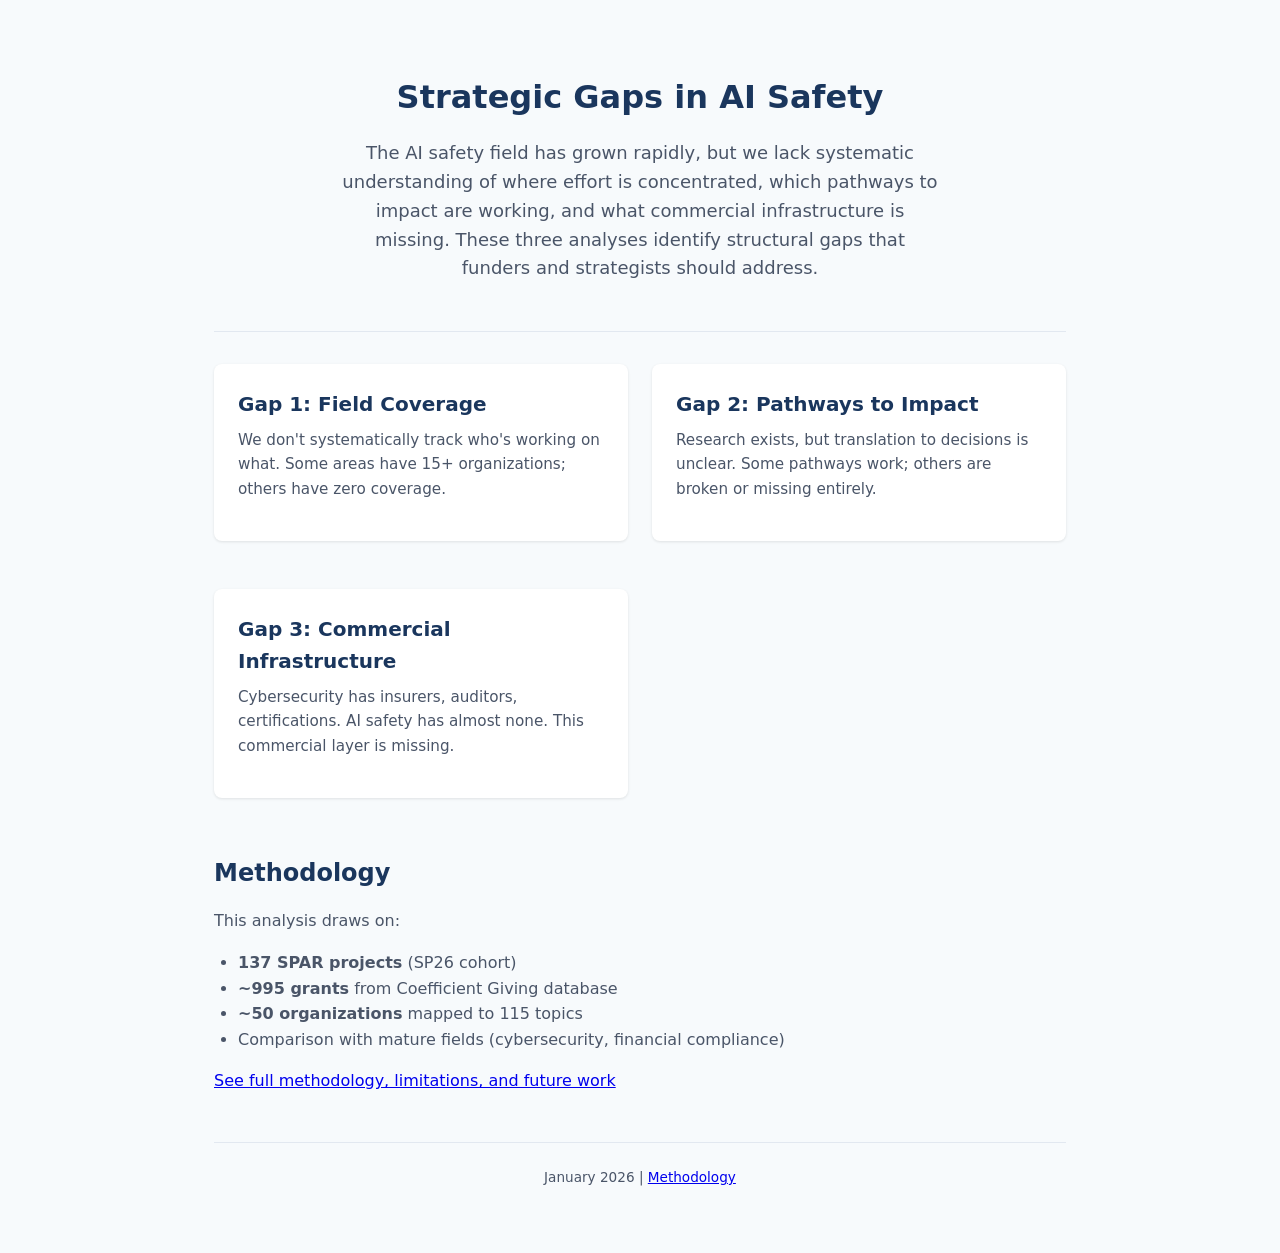
<file: index.html>
<!DOCTYPE html>
<html lang="en">
<head>
  <meta charset="UTF-8">
  <meta name="viewport" content="width=device-width, initial-scale=1.0">
  <meta name="robots" content="noindex, nofollow">
  <title>Strategic Gaps in AI Safety</title>
  <link rel="stylesheet" href="shared/style.css">
</head>
<body>
  <div class="container">
    <header class="page-header">
      <h1>Strategic Gaps in AI Safety</h1>
      <p>The AI safety field has grown rapidly, but we lack systematic understanding of where effort is concentrated, which pathways to impact are working, and what commercial infrastructure is missing. These three analyses identify structural gaps that funders and strategists should address.</p>
    </header>

    <div class="card-grid">
      <a href="gap1-coverage/index.html" class="card-link">
        <div class="card">
          <h3 class="card-title">Gap 1: Field Coverage</h3>
          <p class="card-desc">We don't systematically track who's working on what. Some areas have 15+ organizations; others have zero coverage.</p>
        </div>
      </a>

      <a href="gap2-pathways/index.html" class="card-link">
        <div class="card">
          <h3 class="card-title">Gap 2: Pathways to Impact</h3>
          <p class="card-desc">Research exists, but translation to decisions is unclear. Some pathways work; others are broken or missing entirely.</p>
        </div>
      </a>

      <a href="gap3-corporate/index.html" class="card-link">
        <div class="card">
          <h3 class="card-title">Gap 3: Commercial Infrastructure</h3>
          <p class="card-desc">Cybersecurity has insurers, auditors, certifications. AI safety has almost none. This commercial layer is missing.</p>
        </div>
      </a>
    </div>

    <section>
      <h2>Methodology</h2>
      <p>This analysis draws on:</p>
      <ul style="margin-left: 1.5rem; color: var(--color-text-light);">
        <li><strong>137 SPAR projects</strong> (SP26 cohort)</li>
        <li><strong>~995 grants</strong> from Coefficient Giving database</li>
        <li><strong>~50 organizations</strong> mapped to 115 topics</li>
        <li>Comparison with mature fields (cybersecurity, financial compliance)</li>
      </ul>
      <p style="margin-top: var(--space-md);"><a href="about.html">See full methodology, limitations, and future work</a></p>
    </section>

    <footer>
      <p>January 2026 | <a href="about.html">Methodology</a></p>
    </footer>
  </div>
</body>
</html>
</file>
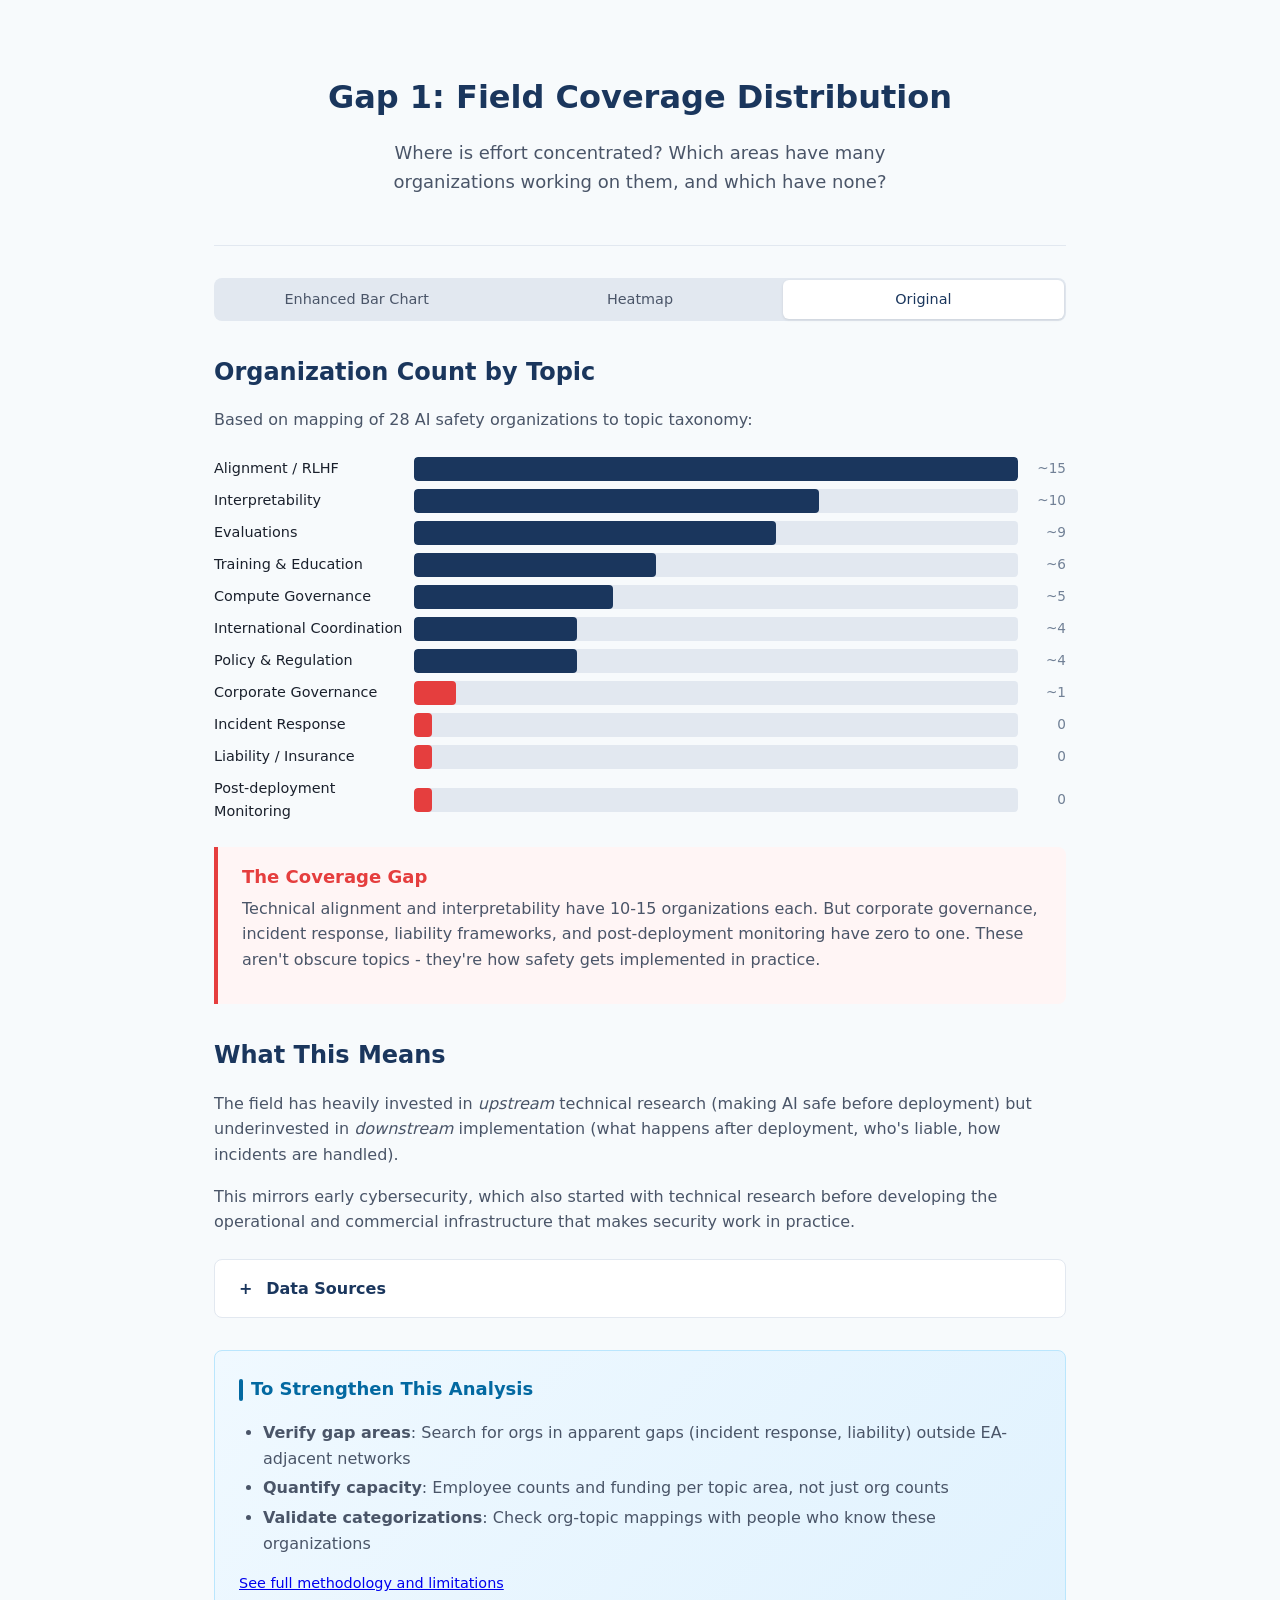
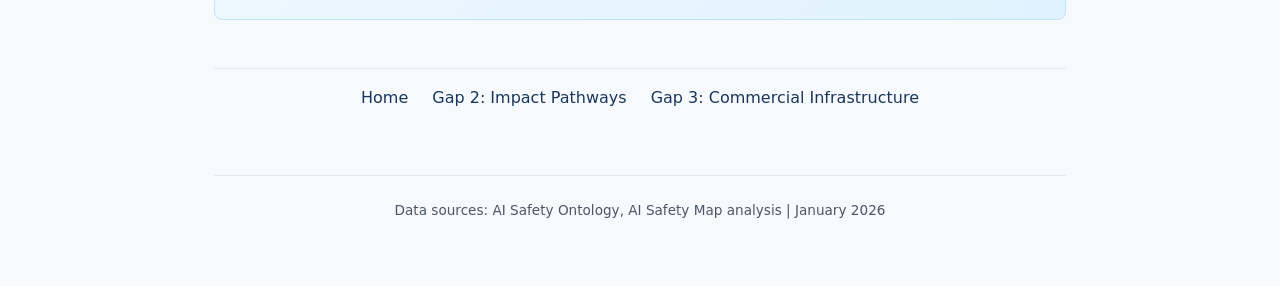
<file: gap1-coverage/index.html>
<!DOCTYPE html>
<html lang="en">
<head>
  <meta charset="UTF-8">
  <meta name="viewport" content="width=device-width, initial-scale=1.0">
  <meta name="robots" content="noindex, nofollow">
  <title>Gap 1: Field Coverage | AI Safety Gaps</title>
  <link rel="stylesheet" href="../shared/style.css">
</head>
<body>
  <div class="container">
    <header class="page-header">
      <h1>Gap 1: Field Coverage Distribution</h1>
      <p>Where is effort concentrated? Which areas have many organizations working on them, and which have none?</p>
    </header>

    <!-- View Tabs -->
    <div class="view-tabs">
      <a href="enhanced.html" class="view-tab">Enhanced Bar Chart</a>
      <a href="heatmap.html" class="view-tab">Heatmap</a>
      <a href="index.html" class="view-tab active">Original</a>
    </div>

    <section>
      <h2>Organization Count by Topic</h2>
      <p>Based on mapping of 28 AI safety organizations to topic taxonomy:</p>

      <div class="bar-chart">
        <div class="bar-row">
          <span class="bar-label">Alignment / RLHF</span>
          <div class="bar-container">
            <div class="bar-fill" style="width: 100%;"></div>
          </div>
          <span class="bar-value">~15</span>
        </div>
        <div class="bar-row">
          <span class="bar-label">Interpretability</span>
          <div class="bar-container">
            <div class="bar-fill" style="width: 67%;"></div>
          </div>
          <span class="bar-value">~10</span>
        </div>
        <div class="bar-row">
          <span class="bar-label">Evaluations</span>
          <div class="bar-container">
            <div class="bar-fill" style="width: 60%;"></div>
          </div>
          <span class="bar-value">~9</span>
        </div>
        <div class="bar-row">
          <span class="bar-label">Training & Education</span>
          <div class="bar-container">
            <div class="bar-fill" style="width: 40%;"></div>
          </div>
          <span class="bar-value">~6</span>
        </div>
        <div class="bar-row">
          <span class="bar-label">Compute Governance</span>
          <div class="bar-container">
            <div class="bar-fill" style="width: 33%;"></div>
          </div>
          <span class="bar-value">~5</span>
        </div>
        <div class="bar-row">
          <span class="bar-label">International Coordination</span>
          <div class="bar-container">
            <div class="bar-fill" style="width: 27%;"></div>
          </div>
          <span class="bar-value">~4</span>
        </div>
        <div class="bar-row">
          <span class="bar-label">Policy & Regulation</span>
          <div class="bar-container">
            <div class="bar-fill" style="width: 27%;"></div>
          </div>
          <span class="bar-value">~4</span>
        </div>
        <div class="bar-row">
          <span class="bar-label">Corporate Governance</span>
          <div class="bar-container">
            <div class="bar-fill gap" style="width: 7%;"></div>
          </div>
          <span class="bar-value">~1</span>
        </div>
        <div class="bar-row">
          <span class="bar-label">Incident Response</span>
          <div class="bar-container">
            <div class="bar-fill gap" style="width: 3%;"></div>
          </div>
          <span class="bar-value">0</span>
        </div>
        <div class="bar-row">
          <span class="bar-label">Liability / Insurance</span>
          <div class="bar-container">
            <div class="bar-fill gap" style="width: 3%;"></div>
          </div>
          <span class="bar-value">0</span>
        </div>
        <div class="bar-row">
          <span class="bar-label">Post-deployment Monitoring</span>
          <div class="bar-container">
            <div class="bar-fill gap" style="width: 3%;"></div>
          </div>
          <span class="bar-value">0</span>
        </div>
      </div>
    </section>

    <div class="gap-callout">
      <h3>The Coverage Gap</h3>
      <p>Technical alignment and interpretability have 10-15 organizations each. But corporate governance, incident response, liability frameworks, and post-deployment monitoring have zero to one. These aren't obscure topics - they're how safety gets implemented in practice.</p>
    </div>

    <section>
      <h2>What This Means</h2>
      <p>The field has heavily invested in <em>upstream</em> technical research (making AI safe before deployment) but underinvested in <em>downstream</em> implementation (what happens after deployment, who's liable, how incidents are handled).</p>
      <p>This mirrors early cybersecurity, which also started with technical research before developing the operational and commercial infrastructure that makes security work in practice.</p>
    </section>

    <!-- Source Panel -->
    <details class="source-panel">
      <summary>Data Sources</summary>
      <div class="source-panel-content">
        <ul class="source-list">
          <li class="source-item">
            <span class="source-level source-level-inferred">Inferred</span>
            <div class="source-details">
              <div class="source-name">Organization Mapping (Manual)</div>
              <div class="source-meta">~50 orgs mapped to topics | Jan 2026</div>
            </div>
          </li>
          <li class="source-item">
            <span class="source-level source-level-verified">Verified</span>
            <div class="source-details">
              <div class="source-name">SPAR SP26 Projects</div>
              <div class="source-meta"><a href="https://sparai.org/projects/sp26/" class="source-link">137 projects</a> | Jan 2026</div>
            </div>
          </li>
          <li class="source-item">
            <span class="source-level source-level-verified">Verified</span>
            <div class="source-details">
              <div class="source-name">Coefficient Giving Grants</div>
              <div class="source-meta"><a href="https://coefficientgiving.org/grants/" class="source-link">~995 grants</a> | Jan 2026</div>
            </div>
          </li>
        </ul>
        <div class="source-legend">
          <span class="source-legend-item"><span class="source-level source-level-verified" style="font-size:0.65rem;">Verified</span> Cross-referenced</span>
          <span class="source-legend-item"><span class="source-level source-level-inferred" style="font-size:0.65rem;">Inferred</span> Single source (~)</span>
        </div>
      </div>
    </details>

    <!-- Future Work -->
    <div class="future-work">
      <h3>To Strengthen This Analysis</h3>
      <ul>
        <li><strong>Verify gap areas</strong>: Search for orgs in apparent gaps (incident response, liability) outside EA-adjacent networks</li>
        <li><strong>Quantify capacity</strong>: Employee counts and funding per topic area, not just org counts</li>
        <li><strong>Validate categorizations</strong>: Check org-topic mappings with people who know these organizations</li>
      </ul>
      <p style="margin-top: var(--space-md); margin-bottom: 0;">
        <a href="../about.html">See full methodology and limitations</a>
      </p>
    </div>

    <nav>
      <a href="../index.html">Home</a>
      <a href="../gap2-pathways/index.html">Gap 2: Impact Pathways</a>
      <a href="../gap3-corporate/index.html">Gap 3: Commercial Infrastructure</a>
    </nav>

    <footer>
      <p>Data sources: AI Safety Ontology, AI Safety Map analysis | January 2026</p>
    </footer>
  </div>
</body>
</html>
</file>
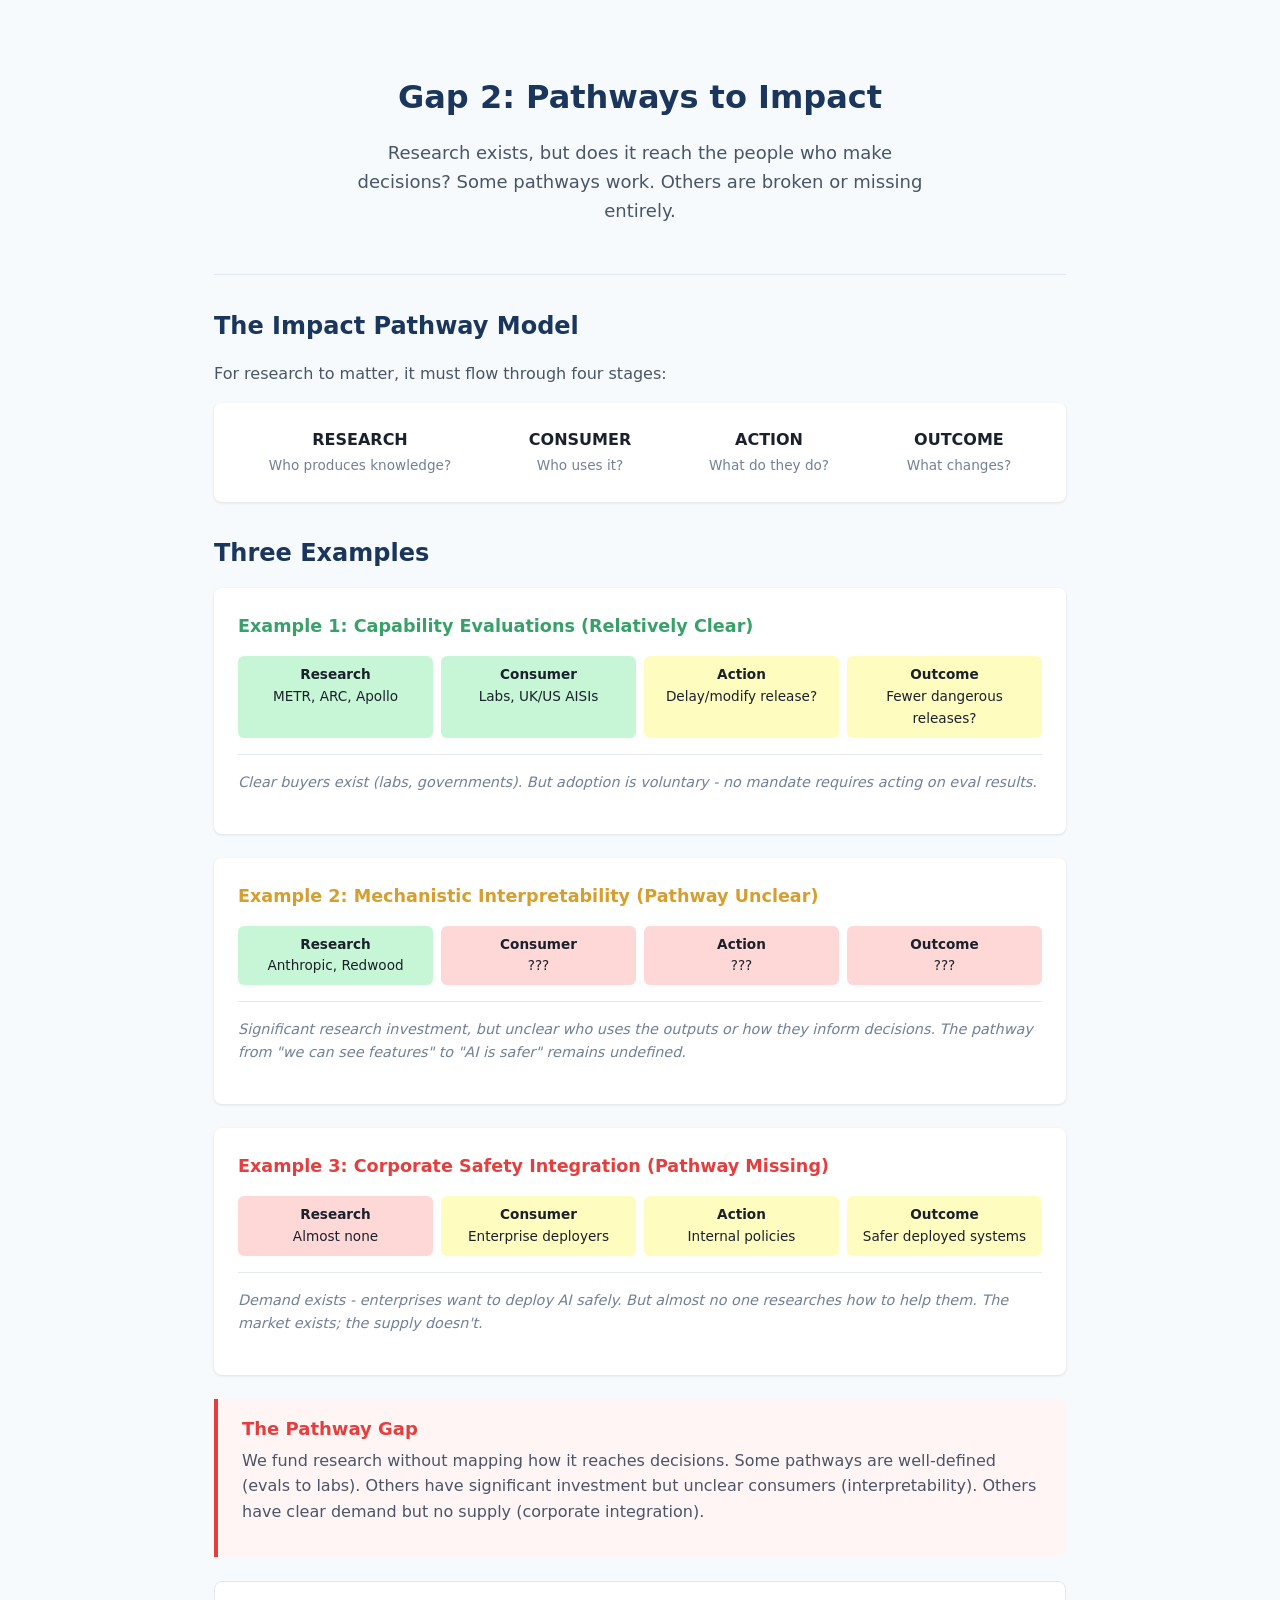
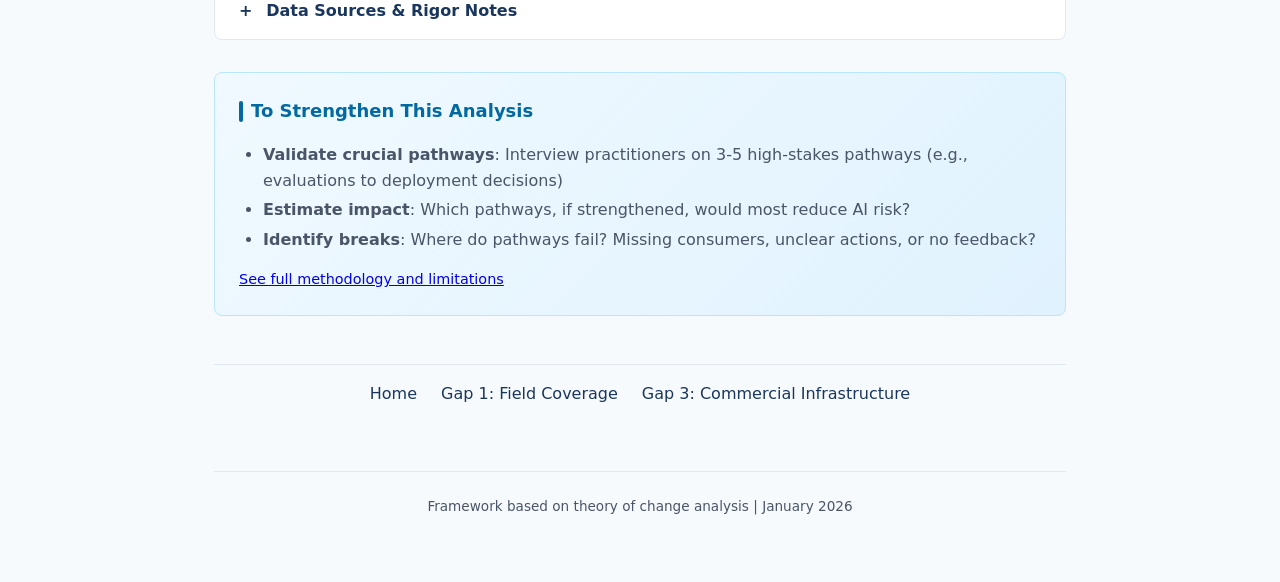
<file: gap2-pathways/index.html>
<!DOCTYPE html>
<html lang="en">
<head>
  <meta charset="UTF-8">
  <meta name="viewport" content="width=device-width, initial-scale=1.0">
  <meta name="robots" content="noindex, nofollow">
  <title>Gap 2: Pathways to Impact | AI Safety Gaps</title>
  <link rel="stylesheet" href="../shared/style.css">
</head>
<body>
  <div class="container">
    <header class="page-header">
      <h1>Gap 2: Pathways to Impact</h1>
      <p>Research exists, but does it reach the people who make decisions? Some pathways work. Others are broken or missing entirely.</p>
    </header>

    <section>
      <h2>The Impact Pathway Model</h2>
      <p>For research to matter, it must flow through four stages:</p>
      <div class="card" style="text-align: center;">
        <div style="display: flex; justify-content: space-around; flex-wrap: wrap; gap: 1rem;">
          <div><strong>RESEARCH</strong><br><span style="color: var(--color-muted); font-size: 0.85rem;">Who produces knowledge?</span></div>
          <div><strong>CONSUMER</strong><br><span style="color: var(--color-muted); font-size: 0.85rem;">Who uses it?</span></div>
          <div><strong>ACTION</strong><br><span style="color: var(--color-muted); font-size: 0.85rem;">What do they do?</span></div>
          <div><strong>OUTCOME</strong><br><span style="color: var(--color-muted); font-size: 0.85rem;">What changes?</span></div>
        </div>
      </div>
    </section>

    <section>
      <h2>Three Examples</h2>

      <div class="pathway">
        <h3 class="pathway-title" style="color: var(--color-success);">Example 1: Capability Evaluations (Relatively Clear)</h3>
        <div class="pathway-stages">
          <div class="pathway-stage" style="background: #c6f6d5;">
            <strong>Research</strong><br>
            METR, ARC, Apollo
          </div>
          <div class="pathway-stage" style="background: #c6f6d5;">
            <strong>Consumer</strong><br>
            Labs, UK/US AISIs
          </div>
          <div class="pathway-stage" style="background: #fefcbf;">
            <strong>Action</strong><br>
            Delay/modify release?
          </div>
          <div class="pathway-stage" style="background: #fefcbf;">
            <strong>Outcome</strong><br>
            Fewer dangerous releases?
          </div>
        </div>
        <p class="pathway-note">Clear buyers exist (labs, governments). But adoption is voluntary - no mandate requires acting on eval results.</p>
      </div>

      <div class="pathway">
        <h3 class="pathway-title" style="color: var(--color-warning);">Example 2: Mechanistic Interpretability (Pathway Unclear)</h3>
        <div class="pathway-stages">
          <div class="pathway-stage" style="background: #c6f6d5;">
            <strong>Research</strong><br>
            Anthropic, Redwood
          </div>
          <div class="pathway-stage" style="background: #fed7d7;">
            <strong>Consumer</strong><br>
            ???
          </div>
          <div class="pathway-stage" style="background: #fed7d7;">
            <strong>Action</strong><br>
            ???
          </div>
          <div class="pathway-stage" style="background: #fed7d7;">
            <strong>Outcome</strong><br>
            ???
          </div>
        </div>
        <p class="pathway-note">Significant research investment, but unclear who uses the outputs or how they inform decisions. The pathway from "we can see features" to "AI is safer" remains undefined.</p>
      </div>

      <div class="pathway">
        <h3 class="pathway-title" style="color: var(--color-accent);">Example 3: Corporate Safety Integration (Pathway Missing)</h3>
        <div class="pathway-stages">
          <div class="pathway-stage" style="background: #fed7d7;">
            <strong>Research</strong><br>
            Almost none
          </div>
          <div class="pathway-stage" style="background: #fefcbf;">
            <strong>Consumer</strong><br>
            Enterprise deployers
          </div>
          <div class="pathway-stage" style="background: #fefcbf;">
            <strong>Action</strong><br>
            Internal policies
          </div>
          <div class="pathway-stage" style="background: #fefcbf;">
            <strong>Outcome</strong><br>
            Safer deployed systems
          </div>
        </div>
        <p class="pathway-note">Demand exists - enterprises want to deploy AI safely. But almost no one researches how to help them. The market exists; the supply doesn't.</p>
      </div>
    </section>

    <div class="gap-callout">
      <h3>The Pathway Gap</h3>
      <p>We fund research without mapping how it reaches decisions. Some pathways are well-defined (evals to labs). Others have significant investment but unclear consumers (interpretability). Others have clear demand but no supply (corporate integration).</p>
    </div>

    <!-- Source Panel -->
    <details class="source-panel">
      <summary>Data Sources & Rigor Notes</summary>
      <div class="source-panel-content">
        <ul class="source-list">
          <li class="source-item">
            <span class="source-level source-level-inferred">Inferred</span>
            <div class="source-details">
              <div class="source-name">Pathway Status Assessments</div>
              <div class="source-meta">Author inference from public relationships | Not validated with practitioners</div>
            </div>
          </li>
          <li class="source-item">
            <span class="source-level source-level-verified">Verified</span>
            <div class="source-details">
              <div class="source-name">Organization Relationships</div>
              <div class="source-meta">METR/ARC work with AISI documented publicly | Lab safety team existence verified</div>
            </div>
          </li>
        </ul>
        <div style="margin-top: var(--space-md); padding: var(--space-sm); background: #fffbeb; border-radius: 4px; font-size: 0.85rem;">
          <strong>Rigor limitation:</strong> Pathway status is inferred from public information. Actual influence flows may differ significantly from what's visible. Informal conversations, advisory relationships, and non-public partnerships are not captured.
        </div>
      </div>
    </details>

    <!-- Future Work -->
    <div class="future-work">
      <h3>To Strengthen This Analysis</h3>
      <ul>
        <li><strong>Validate crucial pathways</strong>: Interview practitioners on 3-5 high-stakes pathways (e.g., evaluations to deployment decisions)</li>
        <li><strong>Estimate impact</strong>: Which pathways, if strengthened, would most reduce AI risk?</li>
        <li><strong>Identify breaks</strong>: Where do pathways fail? Missing consumers, unclear actions, or no feedback?</li>
      </ul>
      <p style="margin-top: var(--space-md); margin-bottom: 0;">
        <a href="../about.html">See full methodology and limitations</a>
      </p>
    </div>

    <nav>
      <a href="../index.html">Home</a>
      <a href="../gap1-coverage/index.html">Gap 1: Field Coverage</a>
      <a href="../gap3-corporate/index.html">Gap 3: Commercial Infrastructure</a>
    </nav>

    <footer>
      <p>Framework based on theory of change analysis | January 2026</p>
    </footer>
  </div>
</body>
</html>
</file>
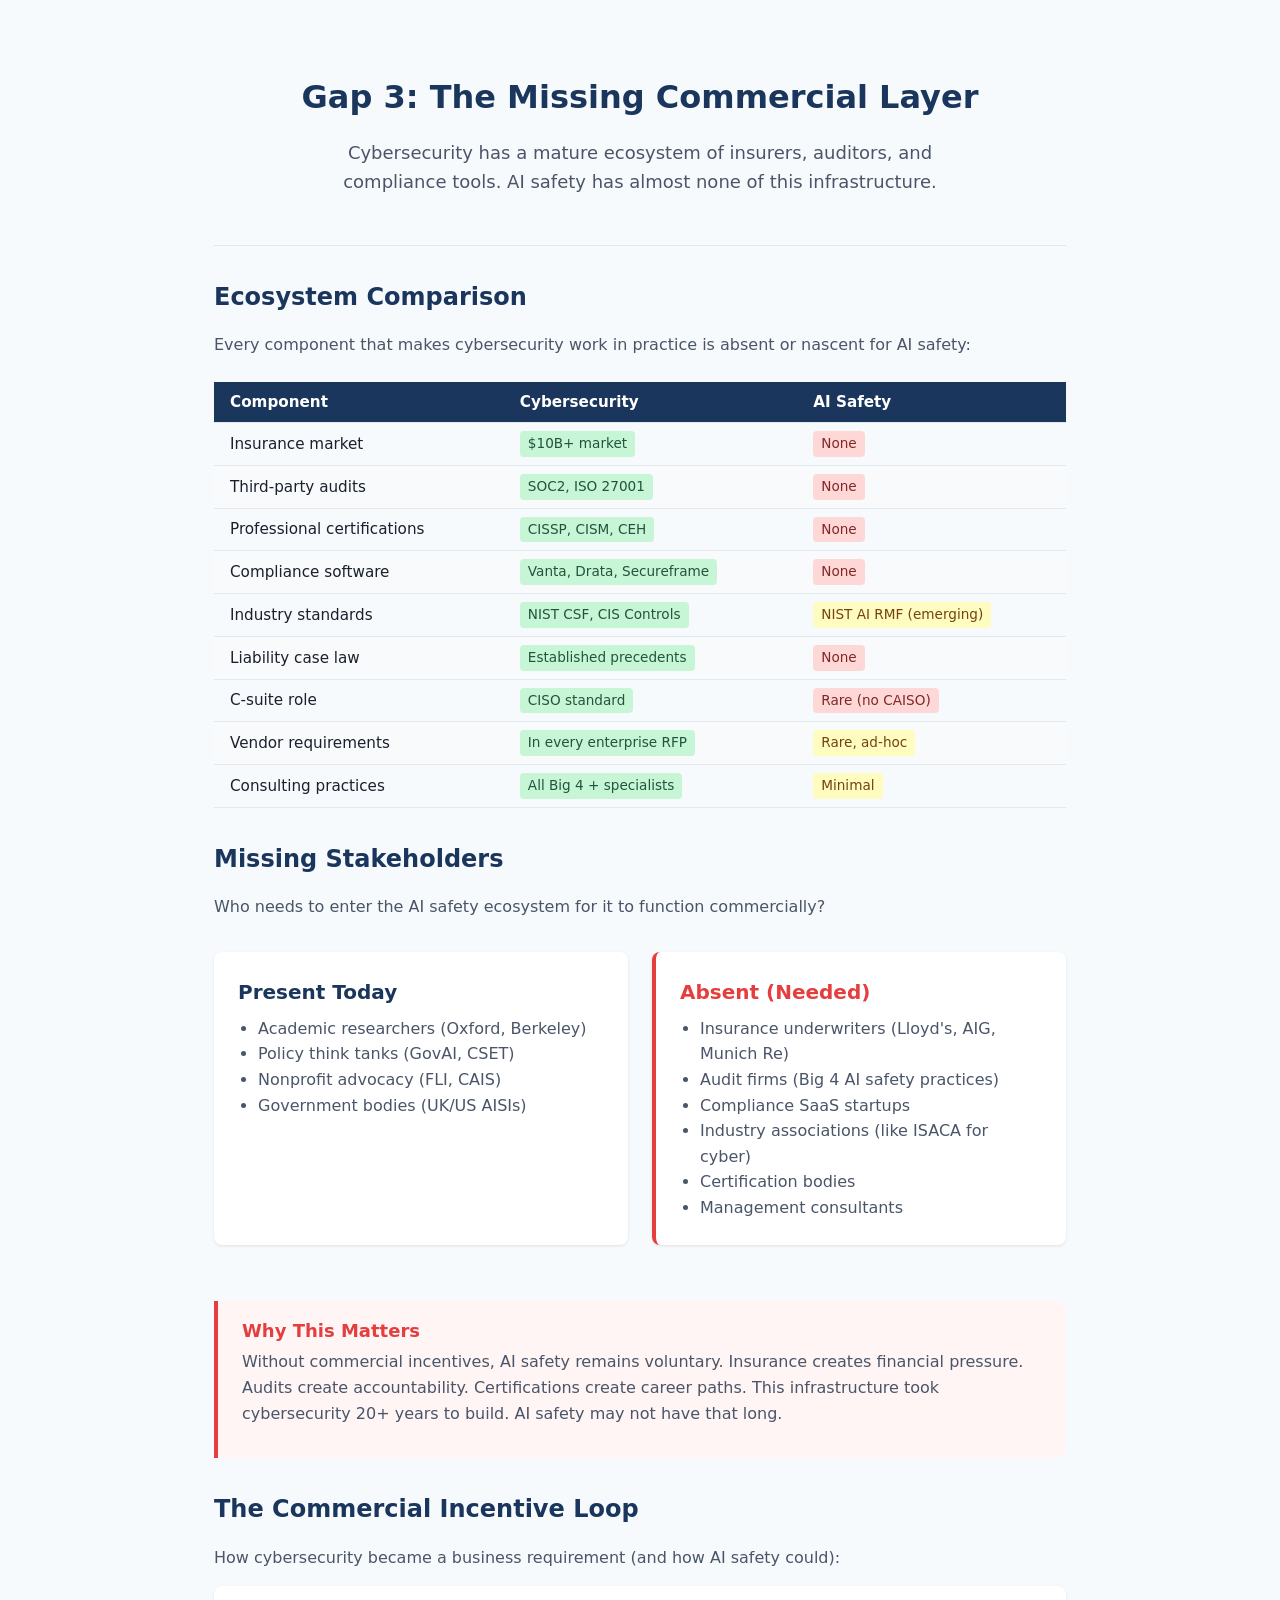
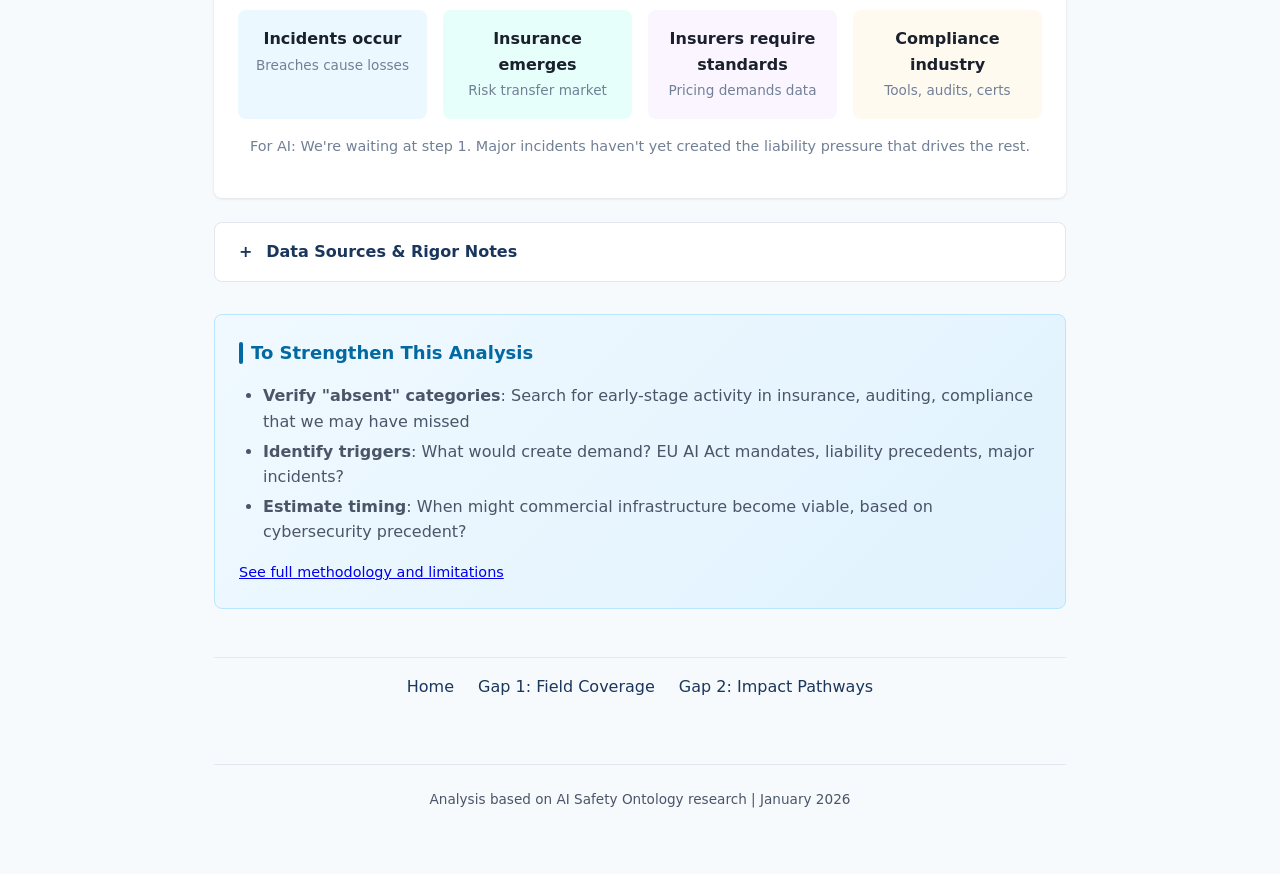
<file: gap3-corporate/index.html>
<!DOCTYPE html>
<html lang="en">
<head>
  <meta charset="UTF-8">
  <meta name="viewport" content="width=device-width, initial-scale=1.0">
  <meta name="robots" content="noindex, nofollow">
  <title>Gap 3: Corporate/Insurance Ecosystem | AI Safety Gaps</title>
  <link rel="stylesheet" href="../shared/style.css">
</head>
<body>
  <div class="container">
    <header class="page-header">
      <h1>Gap 3: The Missing Commercial Layer</h1>
      <p>Cybersecurity has a mature ecosystem of insurers, auditors, and compliance tools. AI safety has almost none of this infrastructure.</p>
    </header>

    <section>
      <h2>Ecosystem Comparison</h2>
      <p>Every component that makes cybersecurity work in practice is absent or nascent for AI safety:</p>

      <table>
        <thead>
          <tr>
            <th>Component</th>
            <th>Cybersecurity</th>
            <th>AI Safety</th>
          </tr>
        </thead>
        <tbody>
          <tr>
            <td>Insurance market</td>
            <td><span class="status status-present">$10B+ market</span></td>
            <td><span class="status status-absent">None</span></td>
          </tr>
          <tr>
            <td>Third-party audits</td>
            <td><span class="status status-present">SOC2, ISO 27001</span></td>
            <td><span class="status status-absent">None</span></td>
          </tr>
          <tr>
            <td>Professional certifications</td>
            <td><span class="status status-present">CISSP, CISM, CEH</span></td>
            <td><span class="status status-absent">None</span></td>
          </tr>
          <tr>
            <td>Compliance software</td>
            <td><span class="status status-present">Vanta, Drata, Secureframe</span></td>
            <td><span class="status status-absent">None</span></td>
          </tr>
          <tr>
            <td>Industry standards</td>
            <td><span class="status status-present">NIST CSF, CIS Controls</span></td>
            <td><span class="status status-partial">NIST AI RMF (emerging)</span></td>
          </tr>
          <tr>
            <td>Liability case law</td>
            <td><span class="status status-present">Established precedents</span></td>
            <td><span class="status status-absent">None</span></td>
          </tr>
          <tr>
            <td>C-suite role</td>
            <td><span class="status status-present">CISO standard</span></td>
            <td><span class="status status-absent">Rare (no CAISO)</span></td>
          </tr>
          <tr>
            <td>Vendor requirements</td>
            <td><span class="status status-present">In every enterprise RFP</span></td>
            <td><span class="status status-partial">Rare, ad-hoc</span></td>
          </tr>
          <tr>
            <td>Consulting practices</td>
            <td><span class="status status-present">All Big 4 + specialists</span></td>
            <td><span class="status status-partial">Minimal</span></td>
          </tr>
        </tbody>
      </table>
    </section>

    <section>
      <h2>Missing Stakeholders</h2>
      <p>Who needs to enter the AI safety ecosystem for it to function commercially?</p>

      <div class="card-grid">
        <div class="card">
          <h3 class="card-title">Present Today</h3>
          <ul style="margin-left: 1.25rem; color: var(--color-text-light);">
            <li>Academic researchers (Oxford, Berkeley)</li>
            <li>Policy think tanks (GovAI, CSET)</li>
            <li>Nonprofit advocacy (FLI, CAIS)</li>
            <li>Government bodies (UK/US AISIs)</li>
          </ul>
        </div>
        <div class="card" style="border-left: 4px solid var(--color-accent);">
          <h3 class="card-title" style="color: var(--color-accent);">Absent (Needed)</h3>
          <ul style="margin-left: 1.25rem; color: var(--color-text-light);">
            <li>Insurance underwriters (Lloyd's, AIG, Munich Re)</li>
            <li>Audit firms (Big 4 AI safety practices)</li>
            <li>Compliance SaaS startups</li>
            <li>Industry associations (like ISACA for cyber)</li>
            <li>Certification bodies</li>
            <li>Management consultants</li>
          </ul>
        </div>
      </div>
    </section>

    <div class="gap-callout">
      <h3>Why This Matters</h3>
      <p>Without commercial incentives, AI safety remains voluntary. Insurance creates financial pressure. Audits create accountability. Certifications create career paths. This infrastructure took cybersecurity 20+ years to build. AI safety may not have that long.</p>
    </div>

    <section>
      <h2>The Commercial Incentive Loop</h2>
      <p>How cybersecurity became a business requirement (and how AI safety could):</p>

      <div class="card">
        <div style="display: flex; flex-wrap: wrap; justify-content: center; gap: 1rem; text-align: center;">
          <div style="flex: 1; min-width: 150px; padding: 1rem; background: #ebf8ff; border-radius: 8px;">
            <strong>Incidents occur</strong><br>
            <span style="font-size: 0.85rem; color: var(--color-muted);">Breaches cause losses</span>
          </div>
          <div style="flex: 1; min-width: 150px; padding: 1rem; background: #e6fffa; border-radius: 8px;">
            <strong>Insurance emerges</strong><br>
            <span style="font-size: 0.85rem; color: var(--color-muted);">Risk transfer market</span>
          </div>
          <div style="flex: 1; min-width: 150px; padding: 1rem; background: #faf5ff; border-radius: 8px;">
            <strong>Insurers require standards</strong><br>
            <span style="font-size: 0.85rem; color: var(--color-muted);">Pricing demands data</span>
          </div>
          <div style="flex: 1; min-width: 150px; padding: 1rem; background: #fffaf0; border-radius: 8px;">
            <strong>Compliance industry</strong><br>
            <span style="font-size: 0.85rem; color: var(--color-muted);">Tools, audits, certs</span>
          </div>
        </div>
        <p style="margin-top: 1rem; text-align: center; font-size: 0.9rem; color: var(--color-muted);">
          For AI: We're waiting at step 1. Major incidents haven't yet created the liability pressure that drives the rest.
        </p>
      </div>
    </section>

    <!-- Source Panel -->
    <details class="source-panel">
      <summary>Data Sources & Rigor Notes</summary>
      <div class="source-panel-content">
        <ul class="source-list">
          <li class="source-item">
            <span class="source-level source-level-inferred">Inferred</span>
            <div class="source-details">
              <div class="source-name">Cybersecurity Market Data</div>
              <div class="source-meta">Public market estimates | Insurance market size widely cited</div>
            </div>
          </li>
          <li class="source-item">
            <span class="source-level source-level-inferred">Inferred</span>
            <div class="source-details">
              <div class="source-name">AI Safety Stakeholder Assessment</div>
              <div class="source-meta">Author observation | Not systematically verified</div>
            </div>
          </li>
          <li class="source-item">
            <span class="source-level source-level-verified">Verified</span>
            <div class="source-details">
              <div class="source-name">Existing Standards</div>
              <div class="source-meta">NIST AI RMF, ISO 27001, SOC2 publicly documented</div>
            </div>
          </li>
        </ul>
        <div style="margin-top: var(--space-md); padding: var(--space-sm); background: #fffbeb; border-radius: 4px; font-size: 0.85rem;">
          <strong>Rigor limitation:</strong> "Absent" status based on not finding examples, not proving absence. We may be missing commercial activity under different names or in early stealth stages.
        </div>
      </div>
    </details>

    <!-- Future Work -->
    <div class="future-work">
      <h3>To Strengthen This Analysis</h3>
      <ul>
        <li><strong>Verify "absent" categories</strong>: Search for early-stage activity in insurance, auditing, compliance that we may have missed</li>
        <li><strong>Identify triggers</strong>: What would create demand? EU AI Act mandates, liability precedents, major incidents?</li>
        <li><strong>Estimate timing</strong>: When might commercial infrastructure become viable, based on cybersecurity precedent?</li>
      </ul>
      <p style="margin-top: var(--space-md); margin-bottom: 0;">
        <a href="../about.html">See full methodology and limitations</a>
      </p>
    </div>

    <nav>
      <a href="../index.html">Home</a>
      <a href="../gap1-coverage/index.html">Gap 1: Field Coverage</a>
      <a href="../gap2-pathways/index.html">Gap 2: Impact Pathways</a>
    </nav>

    <footer>
      <p>Analysis based on AI Safety Ontology research | January 2026</p>
    </footer>
  </div>
</body>
</html>
</file>
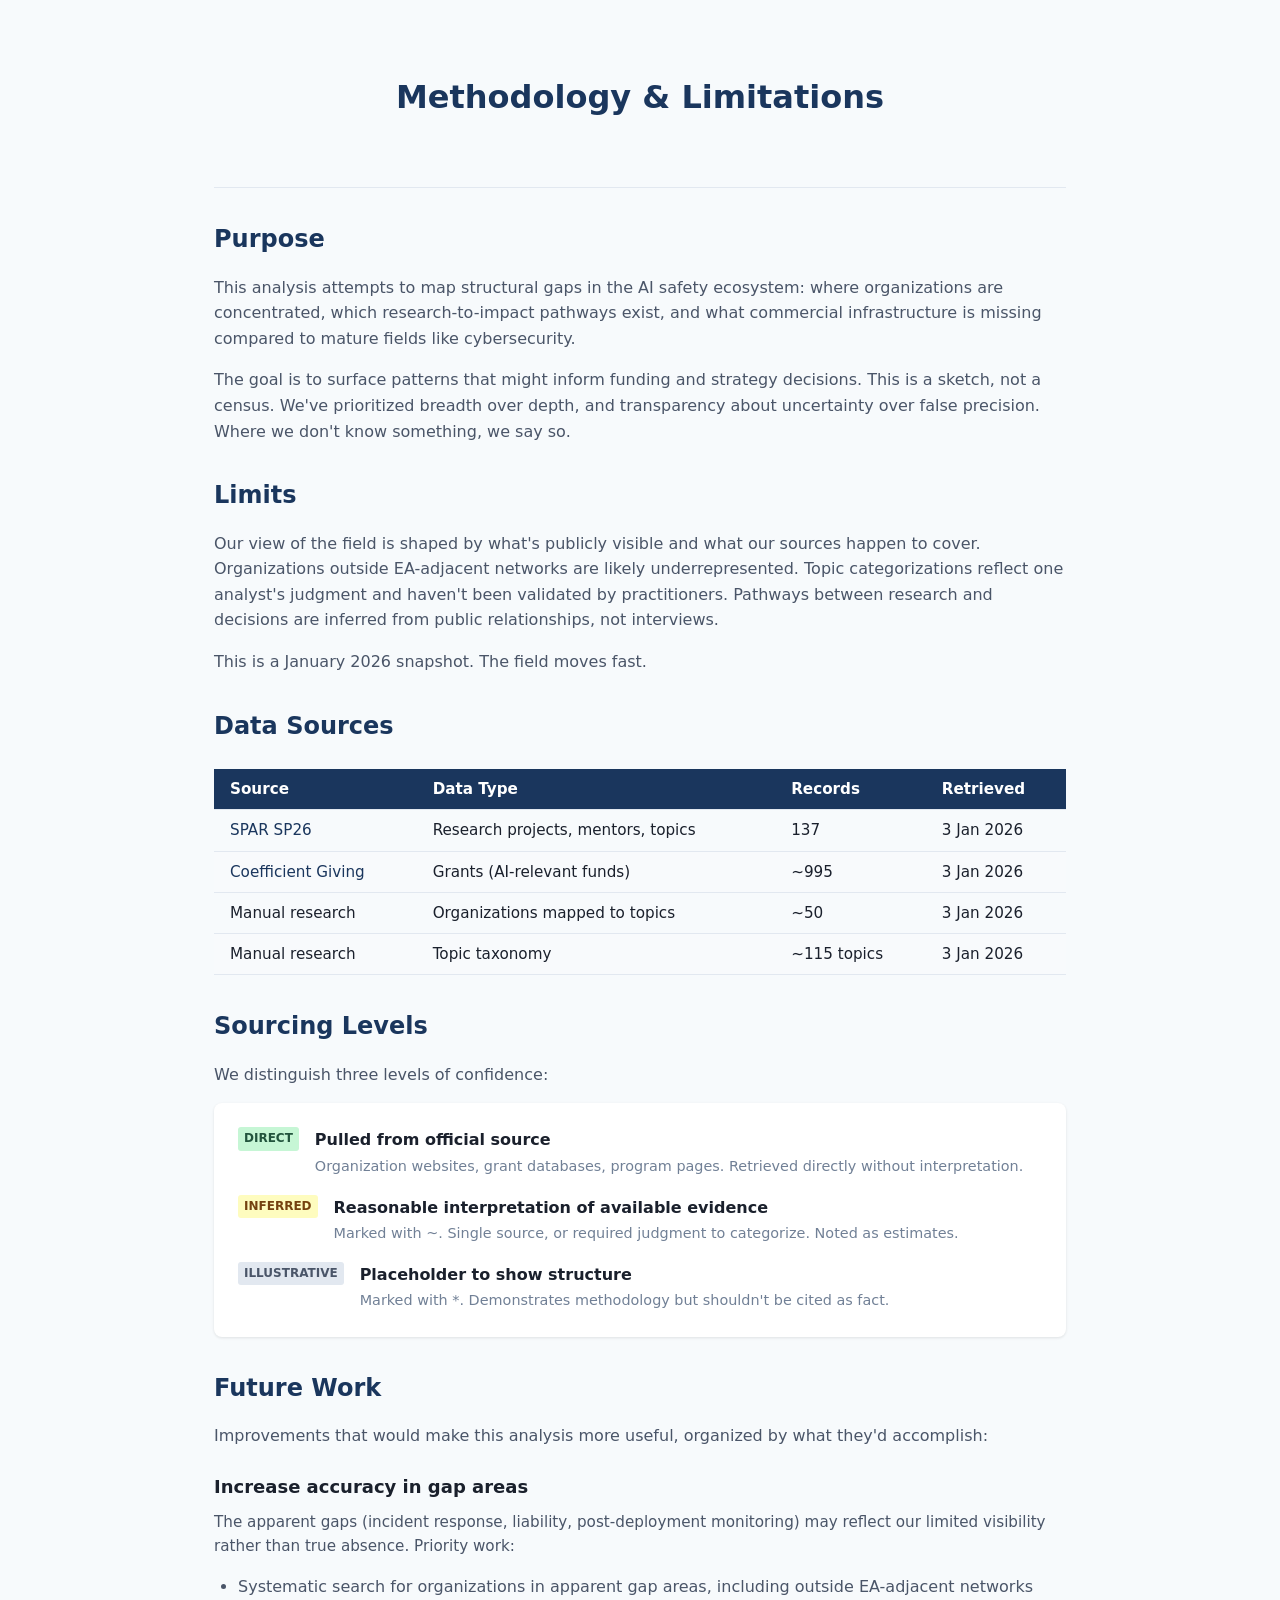
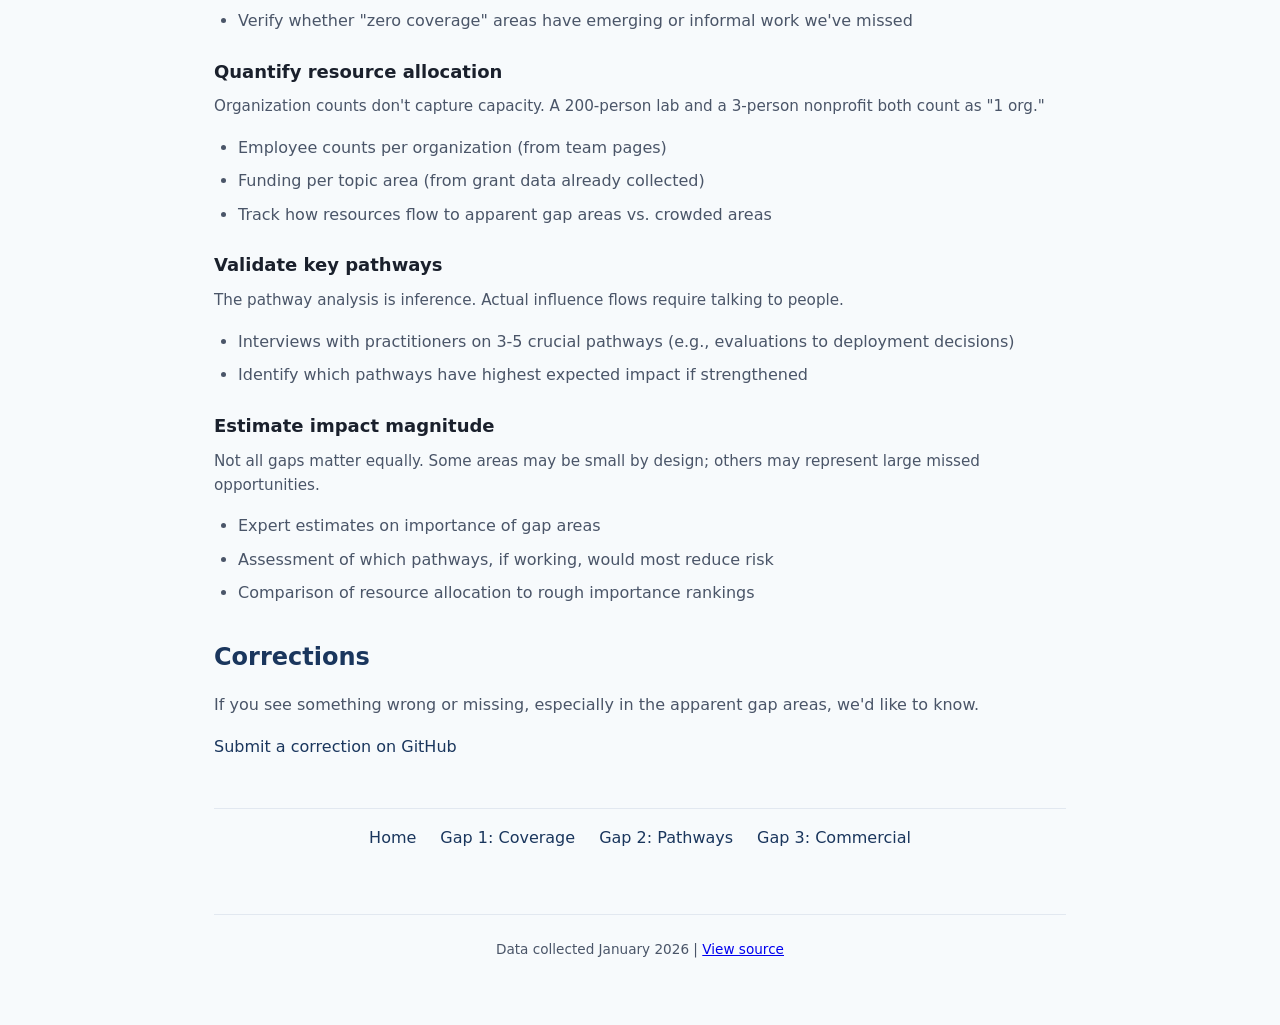
<file: about.html>
<!DOCTYPE html>
<html lang="en">
<head>
  <meta charset="UTF-8">
  <meta name="viewport" content="width=device-width, initial-scale=1.0">
  <meta name="robots" content="noindex, nofollow">
  <title>Methodology | AI Safety Gaps</title>
  <link rel="stylesheet" href="shared/style.css">
</head>
<body>
  <div class="container">
    <header class="page-header">
      <h1>Methodology & Limitations</h1>
    </header>

    <section>
      <h2>Purpose</h2>
      <p>This analysis attempts to map structural gaps in the AI safety ecosystem: where organizations are concentrated, which research-to-impact pathways exist, and what commercial infrastructure is missing compared to mature fields like cybersecurity.</p>
      <p>The goal is to surface patterns that might inform funding and strategy decisions. This is a sketch, not a census. We've prioritized breadth over depth, and transparency about uncertainty over false precision. Where we don't know something, we say so.</p>
    </section>

    <section>
      <h2>Limits</h2>
      <p>Our view of the field is shaped by what's publicly visible and what our sources happen to cover. Organizations outside EA-adjacent networks are likely underrepresented. Topic categorizations reflect one analyst's judgment and haven't been validated by practitioners. Pathways between research and decisions are inferred from public relationships, not interviews.</p>
      <p>This is a January 2026 snapshot. The field moves fast.</p>
    </section>

    <section>
      <h2>Data Sources</h2>

      <table>
        <thead>
          <tr>
            <th>Source</th>
            <th>Data Type</th>
            <th>Records</th>
            <th>Retrieved</th>
          </tr>
        </thead>
        <tbody>
          <tr>
            <td><a href="https://sparai.org/projects/sp26/" class="source-link">SPAR SP26</a></td>
            <td>Research projects, mentors, topics</td>
            <td>137</td>
            <td>3 Jan 2026</td>
          </tr>
          <tr>
            <td><a href="https://coefficientgiving.org/grants/" class="source-link">Coefficient Giving</a></td>
            <td>Grants (AI-relevant funds)</td>
            <td>~995</td>
            <td>3 Jan 2026</td>
          </tr>
          <tr>
            <td>Manual research</td>
            <td>Organizations mapped to topics</td>
            <td>~50</td>
            <td>3 Jan 2026</td>
          </tr>
          <tr>
            <td>Manual research</td>
            <td>Topic taxonomy</td>
            <td>~115 topics</td>
            <td>3 Jan 2026</td>
          </tr>
        </tbody>
      </table>
    </section>

    <section>
      <h2>Sourcing Levels</h2>
      <p>We distinguish three levels of confidence:</p>

      <div class="card" style="margin-top: var(--space-md);">
        <div style="display: flex; align-items: flex-start; gap: var(--space-md); margin-bottom: var(--space-md);">
          <span class="source-level source-level-verified">Direct</span>
          <div>
            <strong>Pulled from official source</strong><br>
            <span style="color: var(--color-muted); font-size: 0.9rem;">Organization websites, grant databases, program pages. Retrieved directly without interpretation.</span>
          </div>
        </div>
        <div style="display: flex; align-items: flex-start; gap: var(--space-md); margin-bottom: var(--space-md);">
          <span class="source-level source-level-inferred">Inferred</span>
          <div>
            <strong>Reasonable interpretation of available evidence</strong><br>
            <span style="color: var(--color-muted); font-size: 0.9rem;">Marked with ~. Single source, or required judgment to categorize. Noted as estimates.</span>
          </div>
        </div>
        <div style="display: flex; align-items: flex-start; gap: var(--space-md);">
          <span class="source-level source-level-illustrative">Illustrative</span>
          <div>
            <strong>Placeholder to show structure</strong><br>
            <span style="color: var(--color-muted); font-size: 0.9rem;">Marked with *. Demonstrates methodology but shouldn't be cited as fact.</span>
          </div>
        </div>
      </div>
    </section>

    <section>
      <h2>Future Work</h2>
      <p>Improvements that would make this analysis more useful, organized by what they'd accomplish:</p>

      <h3 style="margin-top: var(--space-lg);">Increase accuracy in gap areas</h3>
      <p style="color: var(--color-text-light); font-size: 0.95rem;">The apparent gaps (incident response, liability, post-deployment monitoring) may reflect our limited visibility rather than true absence. Priority work:</p>
      <ul class="methodology-list">
        <li>Systematic search for organizations in apparent gap areas, including outside EA-adjacent networks</li>
        <li>Verify whether "zero coverage" areas have emerging or informal work we've missed</li>
      </ul>

      <h3 style="margin-top: var(--space-lg);">Quantify resource allocation</h3>
      <p style="color: var(--color-text-light); font-size: 0.95rem;">Organization counts don't capture capacity. A 200-person lab and a 3-person nonprofit both count as "1 org."</p>
      <ul class="methodology-list">
        <li>Employee counts per organization (from team pages)</li>
        <li>Funding per topic area (from grant data already collected)</li>
        <li>Track how resources flow to apparent gap areas vs. crowded areas</li>
      </ul>

      <h3 style="margin-top: var(--space-lg);">Validate key pathways</h3>
      <p style="color: var(--color-text-light); font-size: 0.95rem;">The pathway analysis is inference. Actual influence flows require talking to people.</p>
      <ul class="methodology-list">
        <li>Interviews with practitioners on 3-5 crucial pathways (e.g., evaluations to deployment decisions)</li>
        <li>Identify which pathways have highest expected impact if strengthened</li>
      </ul>

      <h3 style="margin-top: var(--space-lg);">Estimate impact magnitude</h3>
      <p style="color: var(--color-text-light); font-size: 0.95rem;">Not all gaps matter equally. Some areas may be small by design; others may represent large missed opportunities.</p>
      <ul class="methodology-list">
        <li>Expert estimates on importance of gap areas</li>
        <li>Assessment of which pathways, if working, would most reduce risk</li>
        <li>Comparison of resource allocation to rough importance rankings</li>
      </ul>
    </section>

    <section>
      <h2>Corrections</h2>
      <p>If you see something wrong or missing, especially in the apparent gap areas, we'd like to know.</p>
      <p><a href="https://github.com/GriffonCode/ai-safety-gaps-mockup-demo/issues" class="source-link">Submit a correction on GitHub</a></p>
    </section>

    <nav>
      <a href="index.html">Home</a>
      <a href="gap1-coverage/index.html">Gap 1: Coverage</a>
      <a href="gap2-pathways/index.html">Gap 2: Pathways</a>
      <a href="gap3-corporate/index.html">Gap 3: Commercial</a>
    </nav>

    <footer>
      <p>Data collected January 2026 | <a href="https://github.com/GriffonCode/ai-safety-gaps-mockup-demo">View source</a></p>
    </footer>
  </div>

  <style>
    .methodology-list {
      margin-left: 1.5rem;
      color: var(--color-text-light);
      margin-bottom: var(--space-md);
    }
    .methodology-list li {
      margin-bottom: var(--space-sm);
    }
  </style>
</body>
</html>
</file>
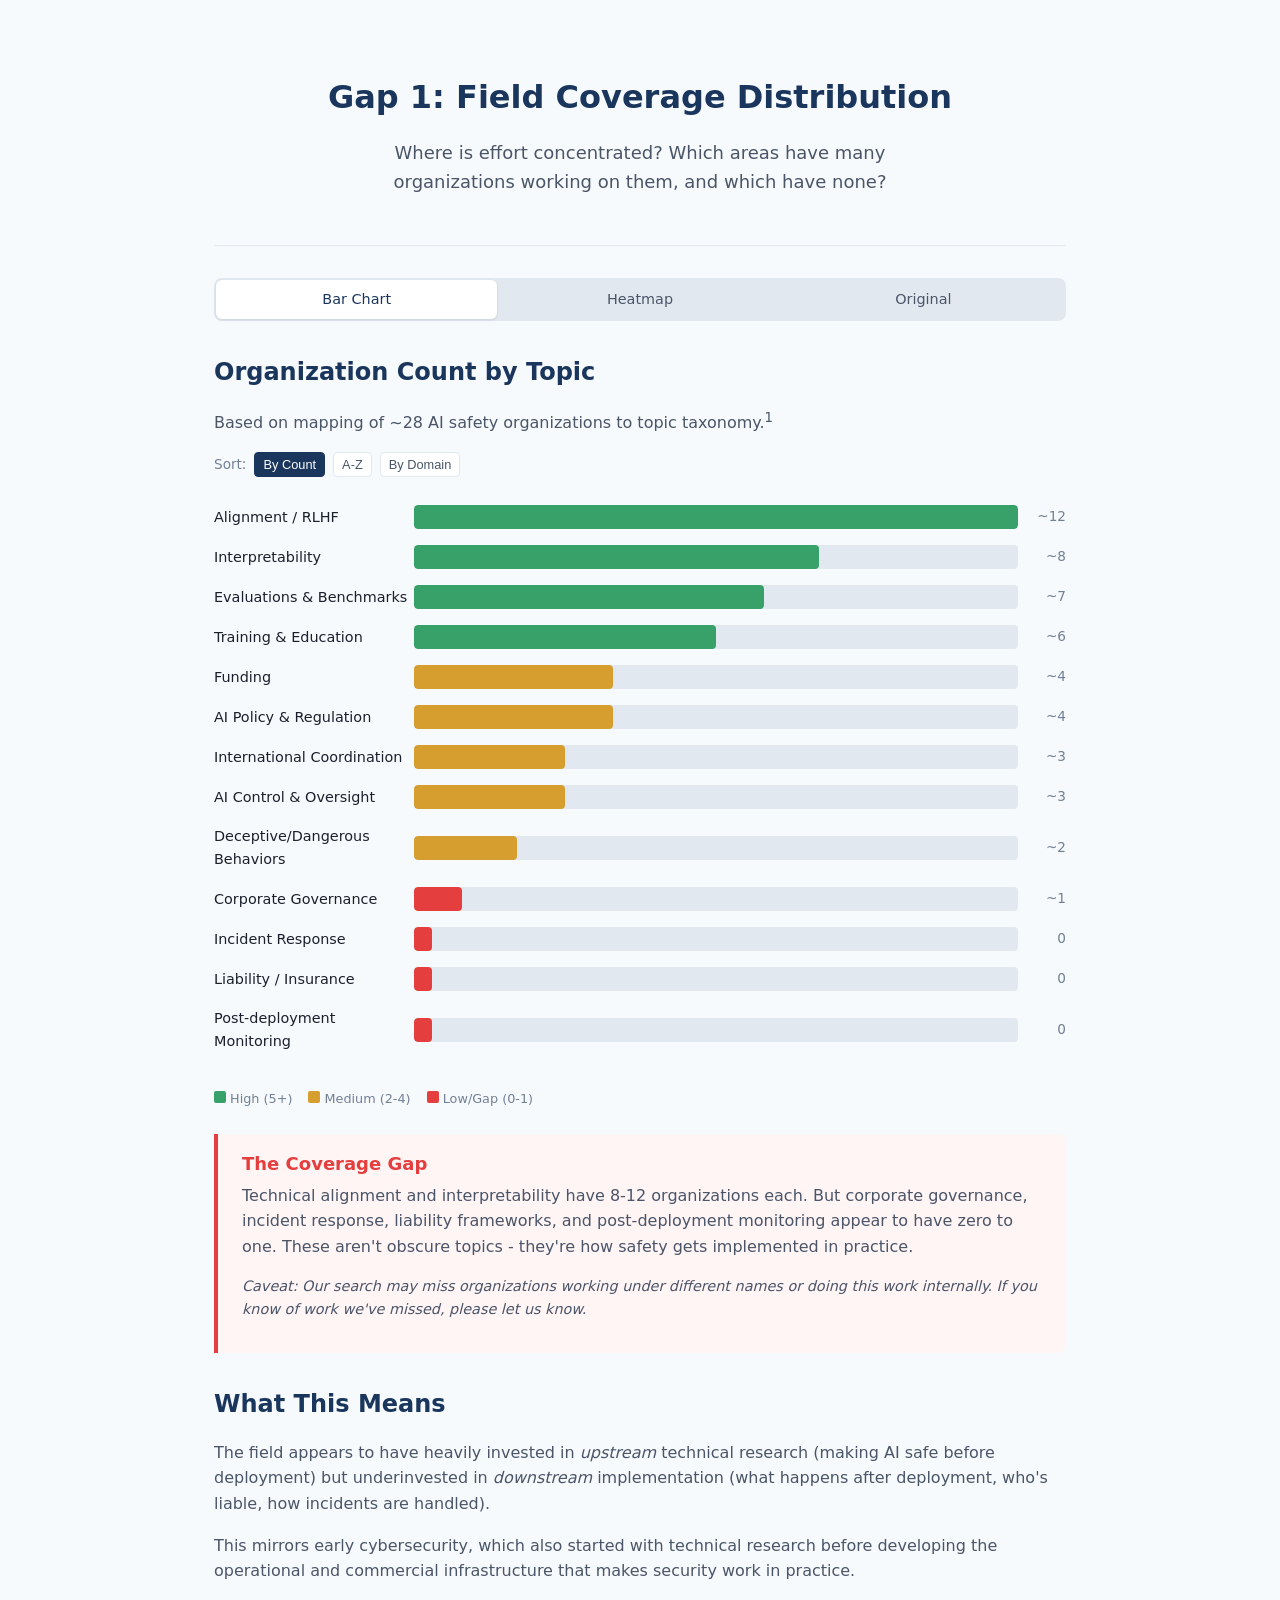
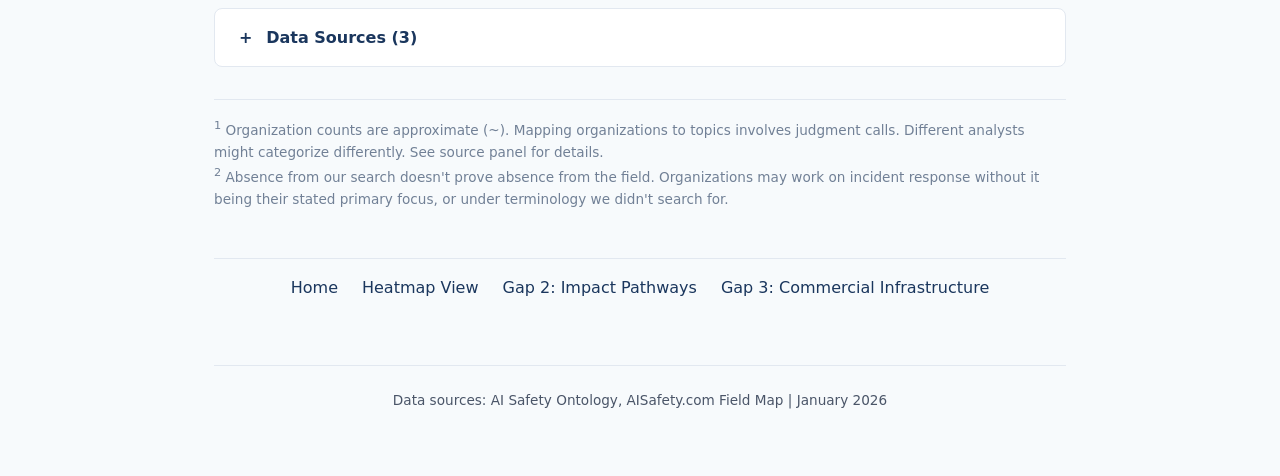
<file: gap1-coverage/enhanced.html>
<!DOCTYPE html>
<html lang="en">
<head>
  <meta charset="UTF-8">
  <meta name="viewport" content="width=device-width, initial-scale=1.0">
  <meta name="robots" content="noindex, nofollow">
  <title>Gap 1: Field Coverage (Enhanced) | AI Safety Gaps</title>
  <link rel="stylesheet" href="../shared/style.css">
</head>
<body>
  <div class="container">
    <header class="page-header">
      <h1>Gap 1: Field Coverage Distribution</h1>
      <p>Where is effort concentrated? Which areas have many organizations working on them, and which have none?</p>
    </header>

    <!-- View Tabs -->
    <div class="view-tabs">
      <a href="enhanced.html" class="view-tab active">Bar Chart</a>
      <a href="heatmap.html" class="view-tab">Heatmap</a>
      <a href="index.html" class="view-tab">Original</a>
    </div>

    <section>
      <h2>Organization Count by Topic</h2>
      <p>Based on mapping of ~28 AI safety organizations to topic taxonomy.<sup>1</sup></p>

      <!-- Sort Controls -->
      <div class="bar-sort-controls">
        <span style="font-size: 0.85rem; color: var(--color-muted);">Sort:</span>
        <button class="bar-sort-btn active" data-sort="count">By Count</button>
        <button class="bar-sort-btn" data-sort="alpha">A-Z</button>
        <button class="bar-sort-btn" data-sort="domain">By Domain</button>
      </div>

      <div class="bar-chart" id="topic-chart">

        <!-- HIGH COVERAGE (5+) -->
        <details class="bar-row-clickable">
          <summary class="bar-row">
            <span class="bar-label">Alignment / RLHF</span>
            <div class="bar-container">
              <div class="bar-fill coverage-high" style="width: 100%;"></div>
            </div>
            <span class="bar-value">~12</span>
          </summary>
          <div class="bar-details">
            <ul class="bar-details-list">
              <li>Anthropic</li>
              <li>OpenAI</li>
              <li>DeepMind</li>
              <li>MIRI</li>
              <li>ARC</li>
              <li>Redwood Research</li>
              <li>CHAI (Berkeley)</li>
              <li>Conjecture</li>
              <li>+ ~4 others</li>
            </ul>
          </div>
        </details>

        <details class="bar-row-clickable">
          <summary class="bar-row">
            <span class="bar-label">Interpretability</span>
            <div class="bar-container">
              <div class="bar-fill coverage-high" style="width: 67%;"></div>
            </div>
            <span class="bar-value">~8</span>
          </summary>
          <div class="bar-details">
            <ul class="bar-details-list">
              <li>Anthropic</li>
              <li>Redwood Research</li>
              <li>Conjecture</li>
              <li>+ ~5 others</li>
            </ul>
          </div>
        </details>

        <details class="bar-row-clickable">
          <summary class="bar-row">
            <span class="bar-label">Evaluations & Benchmarks</span>
            <div class="bar-container">
              <div class="bar-fill coverage-high" style="width: 58%;"></div>
            </div>
            <span class="bar-value">~7</span>
          </summary>
          <div class="bar-details">
            <ul class="bar-details-list">
              <li>OpenAI</li>
              <li>DeepMind</li>
              <li>ARC</li>
              <li>Apollo Research</li>
              <li>METR</li>
              <li>UK AISI</li>
              <li>US AISI</li>
            </ul>
          </div>
        </details>

        <details class="bar-row-clickable">
          <summary class="bar-row">
            <span class="bar-label">Training & Education</span>
            <div class="bar-container">
              <div class="bar-fill coverage-high" style="width: 50%;"></div>
            </div>
            <span class="bar-value">~6</span>
          </summary>
          <div class="bar-details">
            <ul class="bar-details-list">
              <li>MATS</li>
              <li>BlueDot Impact</li>
              <li>AI Safety Camp</li>
              <li>SERI MATS</li>
              <li>Apart Research</li>
              <li>80,000 Hours</li>
            </ul>
          </div>
        </details>

        <details class="bar-row-clickable">
          <summary class="bar-row">
            <span class="bar-label">Funding</span>
            <div class="bar-container">
              <div class="bar-fill coverage-medium" style="width: 33%;"></div>
            </div>
            <span class="bar-value">~4</span>
          </summary>
          <div class="bar-details">
            <ul class="bar-details-list">
              <li>Open Philanthropy</li>
              <li>Coefficient Giving</li>
              <li>Survival and Flourishing Fund</li>
              <li>Long-Term Future Fund</li>
            </ul>
          </div>
        </details>

        <!-- MEDIUM COVERAGE (2-4) -->
        <details class="bar-row-clickable">
          <summary class="bar-row">
            <span class="bar-label">AI Policy & Regulation</span>
            <div class="bar-container">
              <div class="bar-fill coverage-medium" style="width: 33%;"></div>
            </div>
            <span class="bar-value">~4</span>
          </summary>
          <div class="bar-details">
            <ul class="bar-details-list">
              <li>GovAI</li>
              <li>CSET (Georgetown)</li>
              <li>UK AISI</li>
              <li>PAI</li>
            </ul>
          </div>
        </details>

        <details class="bar-row-clickable">
          <summary class="bar-row">
            <span class="bar-label">International Coordination</span>
            <div class="bar-container">
              <div class="bar-fill coverage-medium" style="width: 25%;"></div>
            </div>
            <span class="bar-value">~3</span>
          </summary>
          <div class="bar-details">
            <ul class="bar-details-list">
              <li>GovAI</li>
              <li>CSET (Georgetown)</li>
              <li>FLI</li>
            </ul>
          </div>
        </details>

        <details class="bar-row-clickable">
          <summary class="bar-row">
            <span class="bar-label">AI Control & Oversight</span>
            <div class="bar-container">
              <div class="bar-fill coverage-medium" style="width: 25%;"></div>
            </div>
            <span class="bar-value">~3</span>
          </summary>
          <div class="bar-details">
            <ul class="bar-details-list">
              <li>OpenAI</li>
              <li>ARC</li>
              <li>Redwood Research</li>
            </ul>
          </div>
        </details>

        <details class="bar-row-clickable">
          <summary class="bar-row">
            <span class="bar-label">Deceptive/Dangerous Behaviors</span>
            <div class="bar-container">
              <div class="bar-fill coverage-medium" style="width: 17%;"></div>
            </div>
            <span class="bar-value">~2</span>
          </summary>
          <div class="bar-details">
            <ul class="bar-details-list">
              <li>Anthropic</li>
              <li>Apollo Research</li>
            </ul>
          </div>
        </details>

        <!-- LOW COVERAGE (0-1) - GAPS -->
        <details class="bar-row-clickable">
          <summary class="bar-row">
            <span class="bar-label">Corporate Governance</span>
            <div class="bar-container">
              <div class="bar-fill coverage-low" style="width: 8%;"></div>
            </div>
            <span class="bar-value">~1</span>
          </summary>
          <div class="bar-details">
            <ul class="bar-details-list">
              <li>PAI (partial focus)</li>
            </ul>
            <p style="margin-top: 0.5rem; font-style: italic; color: var(--color-accent);">
              Gap: No organization focuses primarily on AI corporate governance structures.
            </p>
          </div>
        </details>

        <details class="bar-row-clickable">
          <summary class="bar-row">
            <span class="bar-label">Incident Response</span>
            <div class="bar-container">
              <div class="bar-fill coverage-low" style="width: 3%;"></div>
            </div>
            <span class="bar-value">0</span>
          </summary>
          <div class="bar-details">
            <p style="font-style: italic; color: var(--color-accent);">
              Gap: No organizations found with incident response as primary focus.
              This may reflect search limitations rather than true absence.<sup>2</sup>
            </p>
          </div>
        </details>

        <details class="bar-row-clickable">
          <summary class="bar-row">
            <span class="bar-label">Liability / Insurance</span>
            <div class="bar-container">
              <div class="bar-fill coverage-low" style="width: 3%;"></div>
            </div>
            <span class="bar-value">0</span>
          </summary>
          <div class="bar-details">
            <p style="font-style: italic; color: var(--color-accent);">
              Gap: No AI safety-focused insurance or liability organizations identified.
              Commercial infrastructure may be emerging under other names.
            </p>
          </div>
        </details>

        <details class="bar-row-clickable">
          <summary class="bar-row">
            <span class="bar-label">Post-deployment Monitoring</span>
            <div class="bar-container">
              <div class="bar-fill coverage-low" style="width: 3%;"></div>
            </div>
            <span class="bar-value">0</span>
          </summary>
          <div class="bar-details">
            <p style="font-style: italic; color: var(--color-accent);">
              Gap: No organizations primarily focused on deployed model monitoring.
              Some labs may do this internally (not publicly visible).
            </p>
          </div>
        </details>

      </div>

      <!-- Coverage legend -->
      <div style="display: flex; gap: 1rem; font-size: 0.8rem; color: var(--color-muted); margin-top: 1rem;">
        <span><span style="display: inline-block; width: 12px; height: 12px; background: var(--color-success); border-radius: 2px;"></span> High (5+)</span>
        <span><span style="display: inline-block; width: 12px; height: 12px; background: var(--color-warning); border-radius: 2px;"></span> Medium (2-4)</span>
        <span><span style="display: inline-block; width: 12px; height: 12px; background: var(--color-accent); border-radius: 2px;"></span> Low/Gap (0-1)</span>
      </div>
    </section>

    <div class="gap-callout">
      <h3>The Coverage Gap</h3>
      <p>Technical alignment and interpretability have 8-12 organizations each. But corporate governance, incident response, liability frameworks, and post-deployment monitoring appear to have zero to one. These aren't obscure topics - they're how safety gets implemented in practice.</p>
      <p style="font-size: 0.9rem; margin-top: 0.5rem;"><em>Caveat: Our search may miss organizations working under different names or doing this work internally. If you know of work we've missed, please let us know.</em></p>
    </div>

    <section>
      <h2>What This Means</h2>
      <p>The field appears to have heavily invested in <em>upstream</em> technical research (making AI safe before deployment) but underinvested in <em>downstream</em> implementation (what happens after deployment, who's liable, how incidents are handled).</p>
      <p>This mirrors early cybersecurity, which also started with technical research before developing the operational and commercial infrastructure that makes security work in practice.</p>
    </section>

    <!-- Source Panel -->
    <details class="source-panel">
      <summary>Data Sources (3)</summary>
      <div class="source-panel-content">
        <ul class="source-list">
          <li class="source-item">
            <span class="source-level source-level-inferred">Inferred</span>
            <div class="source-details">
              <div class="source-name">AI Safety Ontology - Organizations</div>
              <div class="source-meta">
                28 organizations |
                Manual entry + cross-reference |
                Updated: 2026-01-03
              </div>
            </div>
          </li>
          <li class="source-item">
            <span class="source-level source-level-inferred">Inferred</span>
            <div class="source-details">
              <div class="source-name">AISafety.com Field Map</div>
              <div class="source-meta">
                ~60 organizations (partial overlap) |
                <a href="https://aisafety.com" class="source-link" target="_blank" rel="noopener">aisafety.com</a> |
                Fetched: 2026-01-03
              </div>
            </div>
          </li>
          <li class="source-item">
            <span class="source-level source-level-illustrative">Illustrative</span>
            <div class="source-details">
              <div class="source-name">Topic-Organization Mappings</div>
              <div class="source-meta">
                Author judgment, not validated |
                Different analysts might categorize differently
              </div>
            </div>
          </li>
        </ul>

        <div class="source-legend">
          <span class="source-legend-item">
            <span class="source-level source-level-verified">Verified</span>
            Cross-referenced 2+ sources
          </span>
          <span class="source-legend-item">
            <span class="source-level source-level-inferred">Inferred</span>
            Single source
          </span>
          <span class="source-legend-item">
            <span class="source-level source-level-illustrative">Illustrative</span>
            Demonstration
          </span>
        </div>

        <div class="source-panel-footer">
          <a href="#" class="source-action">Suggest correction</a>
          <a href="#" class="source-action">View raw data (CSV)</a>
        </div>
      </div>
    </details>

    <!-- Footnotes -->
    <section style="margin-top: var(--space-xl); padding-top: var(--space-md); border-top: 1px solid var(--color-border);">
      <p style="font-size: 0.85rem; color: var(--color-muted);">
        <sup>1</sup> Organization counts are approximate (~). Mapping organizations to topics involves judgment calls. Different analysts might categorize differently. See source panel for details.<br>
        <sup>2</sup> Absence from our search doesn't prove absence from the field. Organizations may work on incident response without it being their stated primary focus, or under terminology we didn't search for.
      </p>
    </section>

    <nav>
      <a href="../index.html">Home</a>
      <a href="heatmap.html">Heatmap View</a>
      <a href="../gap2-pathways/index.html">Gap 2: Impact Pathways</a>
      <a href="../gap3-corporate/index.html">Gap 3: Commercial Infrastructure</a>
    </nav>

    <footer>
      <p>Data sources: AI Safety Ontology, AISafety.com Field Map | January 2026</p>
    </footer>
  </div>
</body>
</html>
</file>
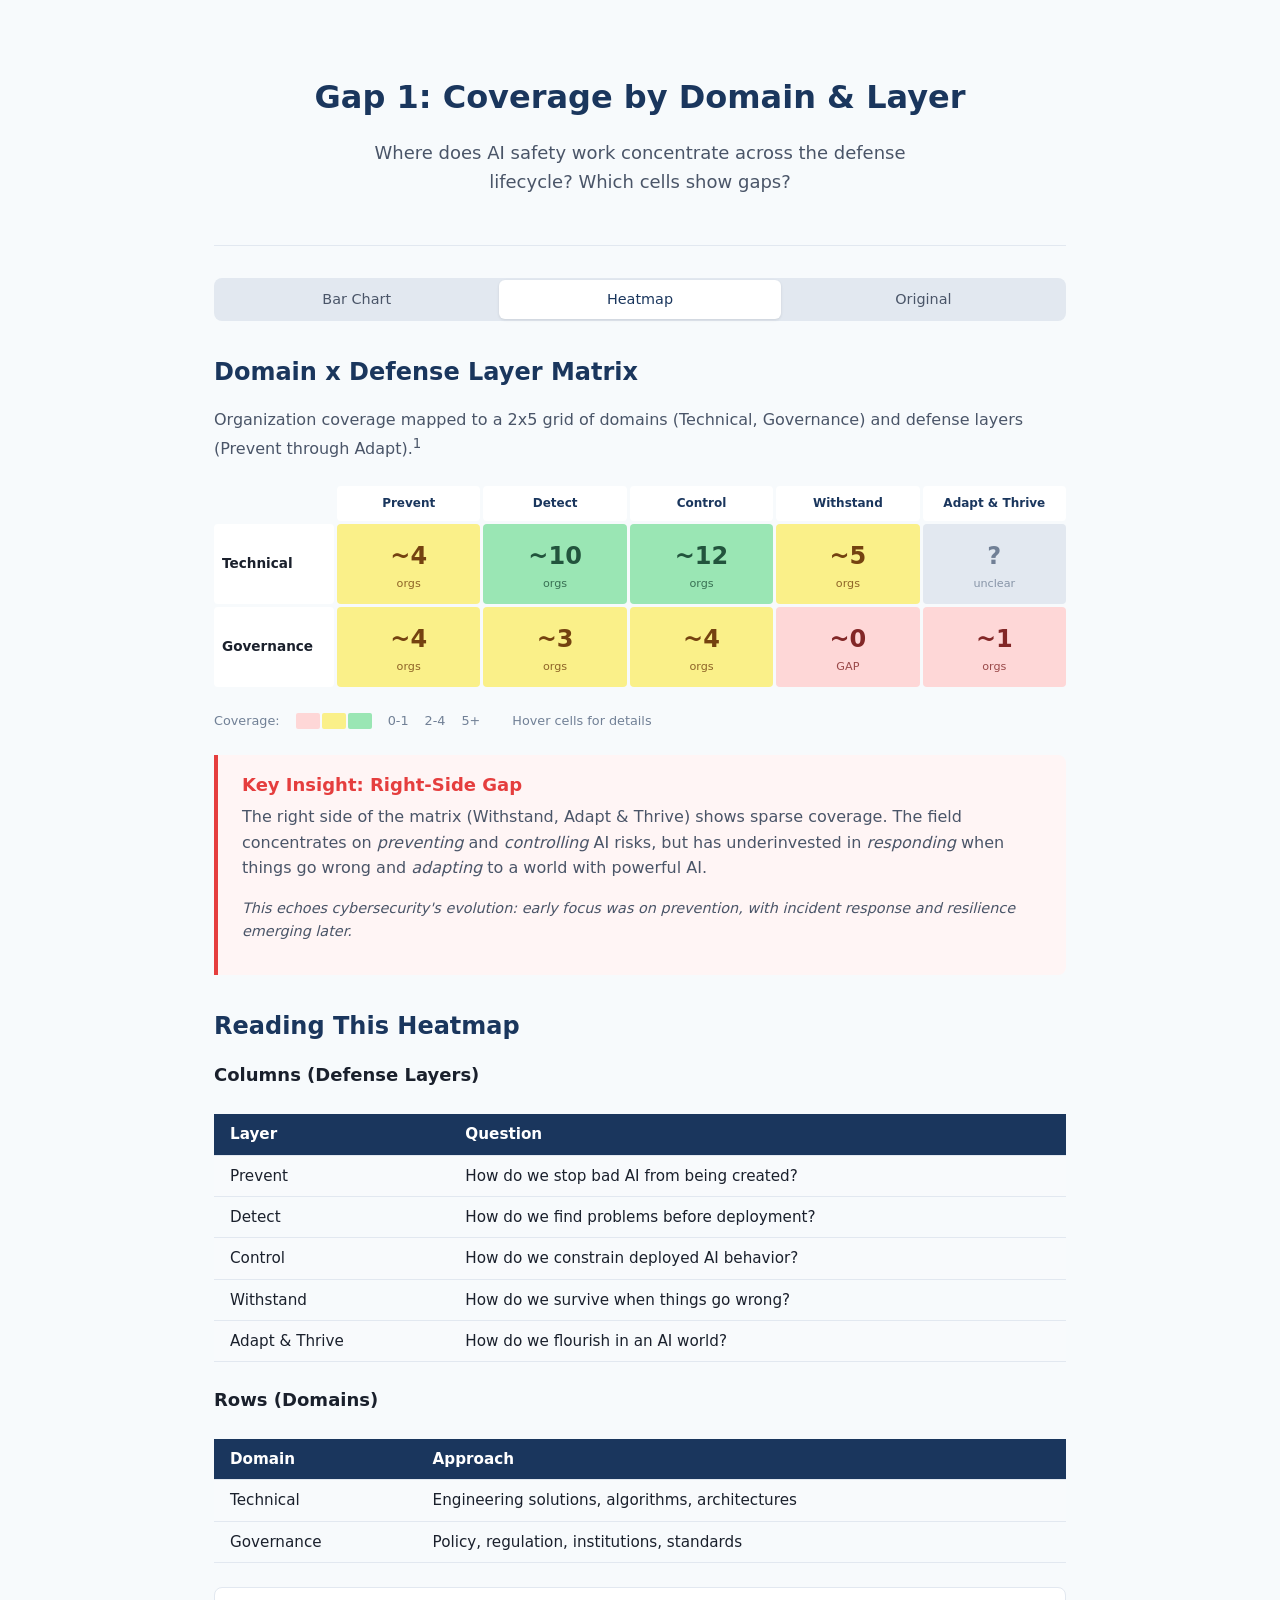
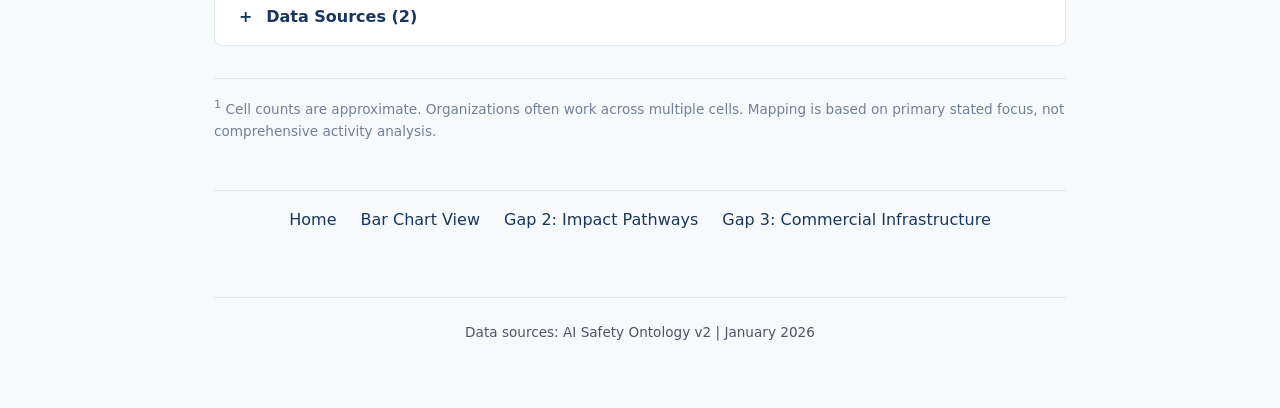
<file: gap1-coverage/heatmap.html>
<!DOCTYPE html>
<html lang="en">
<head>
  <meta charset="UTF-8">
  <meta name="viewport" content="width=device-width, initial-scale=1.0">
  <meta name="robots" content="noindex, nofollow">
  <title>Gap 1: Domain x Layer Heatmap | AI Safety Gaps</title>
  <link rel="stylesheet" href="../shared/style.css">
  <style>
    /* Heatmap specific styles */
    .heatmap-grid {
      display: grid;
      grid-template-columns: 120px repeat(5, 1fr);
      gap: 3px;
      margin: var(--space-lg) 0;
    }

    .heatmap-corner {
      background: transparent;
    }

    .heatmap-col-header {
      padding: var(--space-sm);
      text-align: center;
      font-weight: 600;
      font-size: 0.75rem;
      color: var(--color-primary);
      background: var(--color-surface);
      border-radius: 4px;
    }

    .heatmap-row-header {
      padding: var(--space-sm);
      font-weight: 600;
      font-size: 0.85rem;
      color: var(--color-text);
      background: var(--color-surface);
      border-radius: 4px;
      display: flex;
      align-items: center;
    }

    .heatmap-cell {
      padding: var(--space-sm);
      text-align: center;
      border-radius: 4px;
      cursor: pointer;
      transition: transform 0.15s, box-shadow 0.15s;
      min-height: 80px;
      display: flex;
      flex-direction: column;
      justify-content: center;
      align-items: center;
    }

    .heatmap-cell:hover {
      transform: scale(1.03);
      box-shadow: 0 4px 12px rgba(0,0,0,0.2);
      z-index: 10;
      position: relative;
    }

    .heatmap-count {
      font-size: 1.5rem;
      font-weight: 700;
      margin-bottom: 2px;
    }

    .heatmap-label {
      font-size: 0.7rem;
      opacity: 0.8;
      line-height: 1.2;
    }

    /* Coverage levels */
    .coverage-high {
      background: #9ae6b4;
      color: #22543d;
    }

    .coverage-medium {
      background: #faf089;
      color: #744210;
    }

    .coverage-low {
      background: #fed7d7;
      color: #822727;
    }

    .coverage-none {
      background: #e2e8f0;
      color: #718096;
    }

    /* Cell expanded details */
    .heatmap-cell-details {
      display: none;
      position: absolute;
      top: 100%;
      left: 50%;
      transform: translateX(-50%);
      background: white;
      border: 1px solid var(--color-border);
      border-radius: 8px;
      padding: var(--space-md);
      box-shadow: 0 4px 12px rgba(0,0,0,0.15);
      min-width: 200px;
      z-index: 100;
      text-align: left;
    }

    .heatmap-cell:hover .heatmap-cell-details {
      display: block;
    }

    .cell-topics {
      font-size: 0.8rem;
      color: var(--color-text-light);
      margin: 0;
      padding: 0;
      list-style: none;
    }

    .cell-topics li {
      padding: 2px 0;
      border-bottom: 1px solid var(--color-border);
    }

    .cell-topics li:last-child {
      border-bottom: none;
    }

    @media (max-width: 700px) {
      .heatmap-grid {
        grid-template-columns: 80px repeat(5, 1fr);
      }

      .heatmap-col-header {
        font-size: 0.65rem;
        padding: var(--space-xs);
      }

      .heatmap-cell {
        min-height: 60px;
        padding: var(--space-xs);
      }

      .heatmap-count {
        font-size: 1.1rem;
      }

      .heatmap-label {
        display: none;
      }
    }
  </style>
</head>
<body>
  <div class="container">
    <header class="page-header">
      <h1>Gap 1: Coverage by Domain & Layer</h1>
      <p>Where does AI safety work concentrate across the defense lifecycle? Which cells show gaps?</p>
    </header>

    <!-- View Tabs -->
    <div class="view-tabs">
      <a href="enhanced.html" class="view-tab">Bar Chart</a>
      <a href="heatmap.html" class="view-tab active">Heatmap</a>
      <a href="index.html" class="view-tab">Original</a>
    </div>

    <section>
      <h2>Domain x Defense Layer Matrix</h2>
      <p>Organization coverage mapped to a 2x5 grid of domains (Technical, Governance) and defense layers (Prevent through Adapt).<sup>1</sup></p>

      <!-- Heatmap Grid -->
      <div class="heatmap-grid">
        <!-- Header row -->
        <div class="heatmap-corner"></div>
        <div class="heatmap-col-header">Prevent</div>
        <div class="heatmap-col-header">Detect</div>
        <div class="heatmap-col-header">Control</div>
        <div class="heatmap-col-header">Withstand</div>
        <div class="heatmap-col-header">Adapt & Thrive</div>

        <!-- Technical row -->
        <div class="heatmap-row-header">Technical</div>

        <div class="heatmap-cell coverage-medium" style="position: relative;">
          <span class="heatmap-count">~4</span>
          <span class="heatmap-label">orgs</span>
          <div class="heatmap-cell-details">
            <strong>Technical / Prevent</strong>
            <ul class="cell-topics">
              <li>Safe Architecture Design</li>
              <li>Training Data Curation</li>
              <li>Robust Unlearning</li>
            </ul>
            <p style="font-size: 0.75rem; margin-top: 0.5rem; color: var(--color-muted);">
              Orgs: Anthropic, DeepMind (partial)
            </p>
          </div>
        </div>

        <div class="heatmap-cell coverage-high" style="position: relative;">
          <span class="heatmap-count">~10</span>
          <span class="heatmap-label">orgs</span>
          <div class="heatmap-cell-details">
            <strong>Technical / Detect</strong>
            <ul class="cell-topics">
              <li>Capability Evaluations</li>
              <li>Dangerous Capability Evals</li>
              <li>Safety Benchmarks</li>
              <li>Interpretability</li>
              <li>Mechanistic Interp</li>
            </ul>
            <p style="font-size: 0.75rem; margin-top: 0.5rem; color: var(--color-muted);">
              Orgs: METR, Apollo, ARC, Anthropic, UK AISI...
            </p>
          </div>
        </div>

        <div class="heatmap-cell coverage-high" style="position: relative;">
          <span class="heatmap-count">~12</span>
          <span class="heatmap-label">orgs</span>
          <div class="heatmap-cell-details">
            <strong>Technical / Control</strong>
            <ul class="cell-topics">
              <li>Interpretability</li>
              <li>Activation Monitoring</li>
              <li>Alignment / RLHF</li>
              <li>Constitutional AI</li>
            </ul>
            <p style="font-size: 0.75rem; margin-top: 0.5rem; color: var(--color-muted);">
              Orgs: Anthropic, OpenAI, DeepMind, MIRI, CHAI...
            </p>
          </div>
        </div>

        <div class="heatmap-cell coverage-medium" style="position: relative;">
          <span class="heatmap-count">~5</span>
          <span class="heatmap-label">orgs</span>
          <div class="heatmap-cell-details">
            <strong>Technical / Withstand</strong>
            <ul class="cell-topics">
              <li>Robustness</li>
              <li>Adversarial Robustness</li>
              <li>Jailbreak Resistance</li>
              <li>Backdoor Detection</li>
              <li>Red Teaming</li>
            </ul>
            <p style="font-size: 0.75rem; margin-top: 0.5rem; color: var(--color-muted);">
              Orgs: Apart Research, labs (internal)
            </p>
          </div>
        </div>

        <div class="heatmap-cell coverage-none" style="position: relative;">
          <span class="heatmap-count">?</span>
          <span class="heatmap-label">unclear</span>
          <div class="heatmap-cell-details">
            <strong>Technical / Adapt & Thrive</strong>
            <p style="font-size: 0.8rem; color: var(--color-muted);">
              This cell represents technical approaches to thriving in an AGI world.
              No clear organizational focus identified.
            </p>
          </div>
        </div>

        <!-- Governance row -->
        <div class="heatmap-row-header">Governance</div>

        <div class="heatmap-cell coverage-medium" style="position: relative;">
          <span class="heatmap-count">~4</span>
          <span class="heatmap-label">orgs</span>
          <div class="heatmap-cell-details">
            <strong>Governance / Prevent</strong>
            <ul class="cell-topics">
              <li>Pre-deployment Requirements</li>
              <li>Responsible Scaling Policies</li>
              <li>Compute Governance</li>
              <li>Export Controls</li>
              <li>International Coordination</li>
            </ul>
            <p style="font-size: 0.75rem; margin-top: 0.5rem; color: var(--color-muted);">
              Orgs: GovAI, CSET, CAIS
            </p>
          </div>
        </div>

        <div class="heatmap-cell coverage-medium" style="position: relative;">
          <span class="heatmap-count">~3</span>
          <span class="heatmap-label">orgs</span>
          <div class="heatmap-cell-details">
            <strong>Governance / Detect</strong>
            <ul class="cell-topics">
              <li>Threat Modeling</li>
              <li>AI Timelines Research</li>
              <li>Risk Assessment</li>
              <li>Audit Requirements</li>
              <li>Whistleblower Protection</li>
            </ul>
            <p style="font-size: 0.75rem; margin-top: 0.5rem; color: var(--color-muted);">
              Orgs: GovAI, forecasting groups
            </p>
          </div>
        </div>

        <div class="heatmap-cell coverage-medium" style="position: relative;">
          <span class="heatmap-count">~4</span>
          <span class="heatmap-label">orgs</span>
          <div class="heatmap-cell-details">
            <strong>Governance / Control</strong>
            <ul class="cell-topics">
              <li>AI Regulation</li>
              <li>Safety Standards</li>
              <li>Deployment Restrictions</li>
              <li>Corporate Governance</li>
              <li>Safety Culture</li>
            </ul>
            <p style="font-size: 0.75rem; margin-top: 0.5rem; color: var(--color-muted);">
              Orgs: UK AISI, US AISI, PAI
            </p>
          </div>
        </div>

        <div class="heatmap-cell coverage-low" style="position: relative;">
          <span class="heatmap-count">~0</span>
          <span class="heatmap-label">GAP</span>
          <div class="heatmap-cell-details">
            <strong>Governance / Withstand</strong>
            <ul class="cell-topics">
              <li>Incident Response</li>
              <li>Kill Switches</li>
            </ul>
            <p style="font-size: 0.8rem; color: var(--color-accent); margin-top: 0.5rem;">
              <strong>Gap identified:</strong> No organizations focus primarily on AI incident response governance.
            </p>
          </div>
        </div>

        <div class="heatmap-cell coverage-low" style="position: relative;">
          <span class="heatmap-count">~1</span>
          <span class="heatmap-label">orgs</span>
          <div class="heatmap-cell-details">
            <strong>Governance / Adapt & Thrive</strong>
            <ul class="cell-topics">
              <li>Economic policy reform</li>
              <li>Governance innovation</li>
              <li>Redefining human purpose</li>
            </ul>
            <p style="font-size: 0.75rem; margin-top: 0.5rem; color: var(--color-muted);">
              FLI touches on these themes. Mostly philosophical.
            </p>
          </div>
        </div>
      </div>

      <!-- Heatmap legend -->
      <div class="heatmap-legend">
        <span>Coverage:</span>
        <div class="heatmap-legend-scale">
          <div class="heatmap-legend-cell" style="background: #fed7d7;" title="0-1 orgs"></div>
          <div class="heatmap-legend-cell" style="background: #faf089;" title="2-4 orgs"></div>
          <div class="heatmap-legend-cell" style="background: #9ae6b4;" title="5+ orgs"></div>
        </div>
        <span>0-1</span>
        <span>2-4</span>
        <span>5+</span>
        <span style="margin-left: 1rem; color: var(--color-muted);">Hover cells for details</span>
      </div>
    </section>

    <div class="gap-callout">
      <h3>Key Insight: Right-Side Gap</h3>
      <p>The right side of the matrix (Withstand, Adapt & Thrive) shows sparse coverage. The field concentrates on <em>preventing</em> and <em>controlling</em> AI risks, but has underinvested in <em>responding</em> when things go wrong and <em>adapting</em> to a world with powerful AI.</p>
      <p style="font-size: 0.9rem; margin-top: 0.5rem;"><em>This echoes cybersecurity's evolution: early focus was on prevention, with incident response and resilience emerging later.</em></p>
    </div>

    <section>
      <h2>Reading This Heatmap</h2>

      <h3>Columns (Defense Layers)</h3>
      <table>
        <tr><th>Layer</th><th>Question</th></tr>
        <tr><td>Prevent</td><td>How do we stop bad AI from being created?</td></tr>
        <tr><td>Detect</td><td>How do we find problems before deployment?</td></tr>
        <tr><td>Control</td><td>How do we constrain deployed AI behavior?</td></tr>
        <tr><td>Withstand</td><td>How do we survive when things go wrong?</td></tr>
        <tr><td>Adapt & Thrive</td><td>How do we flourish in an AI world?</td></tr>
      </table>

      <h3>Rows (Domains)</h3>
      <table>
        <tr><th>Domain</th><th>Approach</th></tr>
        <tr><td>Technical</td><td>Engineering solutions, algorithms, architectures</td></tr>
        <tr><td>Governance</td><td>Policy, regulation, institutions, standards</td></tr>
      </table>
    </section>

    <!-- Source Panel -->
    <details class="source-panel">
      <summary>Data Sources (2)</summary>
      <div class="source-panel-content">
        <ul class="source-list">
          <li class="source-item">
            <span class="source-level source-level-inferred">Inferred</span>
            <div class="source-details">
              <div class="source-name">AI Safety Ontology v2 - Domain x Layer Grid</div>
              <div class="source-meta">
                2 domains x 5 layers |
                Manual categorization |
                Updated: 2026-01-03
              </div>
            </div>
          </li>
          <li class="source-item">
            <span class="source-level source-level-illustrative">Illustrative</span>
            <div class="source-details">
              <div class="source-name">Organization-to-Cell Mappings</div>
              <div class="source-meta">
                Author judgment |
                Organizations may span multiple cells
              </div>
            </div>
          </li>
        </ul>

        <div class="source-panel-footer">
          <a href="#" class="source-action">Suggest correction</a>
          <a href="#" class="source-action">View raw data (CSV)</a>
        </div>
      </div>
    </details>

    <!-- Footnotes -->
    <section style="margin-top: var(--space-xl); padding-top: var(--space-md); border-top: 1px solid var(--color-border);">
      <p style="font-size: 0.85rem; color: var(--color-muted);">
        <sup>1</sup> Cell counts are approximate. Organizations often work across multiple cells. Mapping is based on primary stated focus, not comprehensive activity analysis.
      </p>
    </section>

    <nav>
      <a href="../index.html">Home</a>
      <a href="enhanced.html">Bar Chart View</a>
      <a href="../gap2-pathways/index.html">Gap 2: Impact Pathways</a>
      <a href="../gap3-corporate/index.html">Gap 3: Commercial Infrastructure</a>
    </nav>

    <footer>
      <p>Data sources: AI Safety Ontology v2 | January 2026</p>
    </footer>
  </div>
</body>
</html>
</file>
<file: shared/style.css>
/* AI Safety Gaps - Design System */

:root {
  /* Colors */
  --color-primary: #1a365d;
  --color-accent: #e53e3e;
  --color-success: #38a169;
  --color-warning: #d69e2e;
  --color-muted: #718096;
  --color-bg: #f7fafc;
  --color-surface: #ffffff;
  --color-border: #e2e8f0;
  --color-text: #1a202c;
  --color-text-light: #4a5568;

  /* Typography */
  --font-display: 'Inter', system-ui, -apple-system, sans-serif;
  --font-body: 'Inter', system-ui, -apple-system, sans-serif;
  --font-mono: 'JetBrains Mono', 'Fira Code', monospace;

  /* Spacing */
  --space-xs: 0.25rem;
  --space-sm: 0.5rem;
  --space-md: 1rem;
  --space-lg: 1.5rem;
  --space-xl: 2rem;
  --space-2xl: 3rem;
}

* {
  box-sizing: border-box;
  margin: 0;
  padding: 0;
}

body {
  font-family: var(--font-body);
  background: var(--color-bg);
  color: var(--color-text);
  line-height: 1.6;
  min-height: 100vh;
}

.container {
  max-width: 900px;
  margin: 0 auto;
  padding: var(--space-lg);
}

/* Typography */
h1 {
  font-size: 2rem;
  font-weight: 700;
  color: var(--color-primary);
  margin-bottom: var(--space-md);
}

h2 {
  font-size: 1.5rem;
  font-weight: 600;
  color: var(--color-primary);
  margin-top: var(--space-xl);
  margin-bottom: var(--space-md);
}

h3 {
  font-size: 1.125rem;
  font-weight: 600;
  color: var(--color-text);
  margin-bottom: var(--space-sm);
}

p {
  margin-bottom: var(--space-md);
  color: var(--color-text-light);
}

/* Header */
.page-header {
  text-align: center;
  padding: var(--space-2xl) 0;
  border-bottom: 1px solid var(--color-border);
  margin-bottom: var(--space-xl);
}

.page-header p {
  max-width: 600px;
  margin: 0 auto;
  font-size: 1.125rem;
}

/* Cards */
.card {
  background: var(--color-surface);
  border-radius: 8px;
  padding: var(--space-lg);
  box-shadow: 0 1px 3px rgba(0,0,0,0.1);
  margin-bottom: var(--space-lg);
}

.card-grid {
  display: grid;
  grid-template-columns: repeat(auto-fit, minmax(280px, 1fr));
  gap: var(--space-lg);
  margin: var(--space-xl) 0;
}

.card-link {
  text-decoration: none;
  color: inherit;
  display: block;
  transition: transform 0.2s, box-shadow 0.2s;
}

.card-link:hover .card {
  transform: translateY(-2px);
  box-shadow: 0 4px 12px rgba(0,0,0,0.15);
}

.card-title {
  font-size: 1.25rem;
  font-weight: 600;
  color: var(--color-primary);
  margin-bottom: var(--space-sm);
}

.card-desc {
  color: var(--color-text-light);
  font-size: 0.95rem;
}

/* Tables */
table {
  width: 100%;
  border-collapse: collapse;
  margin: var(--space-lg) 0;
  font-size: 0.95rem;
}

th, td {
  padding: var(--space-sm) var(--space-md);
  text-align: left;
  border-bottom: 1px solid var(--color-border);
}

th {
  background: var(--color-primary);
  color: white;
  font-weight: 600;
}

tr:nth-child(even) {
  background: #f8fafc;
}

tr:hover {
  background: #edf2f7;
}

/* Status indicators */
.status {
  display: inline-block;
  padding: 2px 8px;
  border-radius: 4px;
  font-size: 0.85rem;
  font-weight: 500;
}

.status-present {
  background: #c6f6d5;
  color: #22543d;
}

.status-partial {
  background: #fefcbf;
  color: #744210;
}

.status-absent {
  background: #fed7d7;
  color: #822727;
}

/* Gap callout */
.gap-callout {
  border-left: 4px solid var(--color-accent);
  background: #fff5f5;
  padding: var(--space-md) var(--space-lg);
  margin: var(--space-lg) 0;
  border-radius: 0 8px 8px 0;
}

.gap-callout h3 {
  color: var(--color-accent);
  margin-bottom: var(--space-xs);
}

/* Navigation */
nav {
  display: flex;
  justify-content: center;
  gap: var(--space-lg);
  padding: var(--space-md) 0;
  border-top: 1px solid var(--color-border);
  margin-top: var(--space-2xl);
}

nav a {
  color: var(--color-primary);
  text-decoration: none;
  font-weight: 500;
}

nav a:hover {
  text-decoration: underline;
}

/* Bar chart (CSS-only) */
.bar-chart {
  margin: var(--space-lg) 0;
}

.bar-row {
  display: flex;
  align-items: center;
  margin-bottom: var(--space-sm);
}

.bar-label {
  width: 200px;
  font-size: 0.9rem;
  color: var(--color-text);
}

.bar-container {
  flex: 1;
  height: 24px;
  background: var(--color-border);
  border-radius: 4px;
  overflow: hidden;
}

.bar-fill {
  height: 100%;
  background: var(--color-primary);
  border-radius: 4px;
  transition: width 0.3s;
}

.bar-fill.gap {
  background: var(--color-accent);
}

.bar-value {
  width: 40px;
  text-align: right;
  font-size: 0.85rem;
  color: var(--color-muted);
  margin-left: var(--space-sm);
}

/* Pathway cards */
.pathway {
  background: var(--color-surface);
  border-radius: 8px;
  padding: var(--space-lg);
  margin-bottom: var(--space-lg);
  box-shadow: 0 1px 3px rgba(0,0,0,0.1);
}

.pathway-title {
  font-size: 1.1rem;
  font-weight: 600;
  margin-bottom: var(--space-md);
}

.pathway-stages {
  display: grid;
  grid-template-columns: repeat(4, 1fr);
  gap: var(--space-sm);
  text-align: center;
}

.pathway-stage {
  padding: var(--space-sm);
  border-radius: 6px;
  font-size: 0.85rem;
}

.pathway-arrow {
  display: none;
}

.pathway-note {
  margin-top: var(--space-md);
  padding-top: var(--space-md);
  border-top: 1px solid var(--color-border);
  font-size: 0.9rem;
  color: var(--color-muted);
  font-style: italic;
}

/* Footer */
footer {
  text-align: center;
  padding: var(--space-lg);
  color: var(--color-muted);
  font-size: 0.85rem;
  border-top: 1px solid var(--color-border);
  margin-top: var(--space-2xl);
}

/* ===================================
   SOURCE PANEL COMPONENT
   =================================== */
.source-panel {
  background: var(--color-surface);
  border: 1px solid var(--color-border);
  border-radius: 8px;
  margin: var(--space-lg) 0;
}

.source-panel summary {
  padding: var(--space-md) var(--space-lg);
  cursor: pointer;
  font-weight: 600;
  color: var(--color-primary);
  display: flex;
  align-items: center;
  gap: var(--space-sm);
}

.source-panel summary:hover {
  background: var(--color-bg);
}

.source-panel summary::marker {
  content: '';
}

.source-panel summary::before {
  content: '+';
  display: inline-block;
  width: 1.2em;
  font-weight: bold;
}

.source-panel[open] summary::before {
  content: '-';
}

.source-panel-content {
  padding: 0 var(--space-lg) var(--space-lg);
  border-top: 1px solid var(--color-border);
}

.source-list {
  list-style: none;
  margin: var(--space-md) 0 0 0;
  padding: 0;
}

.source-item {
  display: flex;
  align-items: flex-start;
  gap: var(--space-md);
  padding: var(--space-sm) 0;
  border-bottom: 1px solid var(--color-border);
}

.source-item:last-child {
  border-bottom: none;
}

.source-level {
  flex-shrink: 0;
  padding: 2px 6px;
  border-radius: 3px;
  font-size: 0.75rem;
  font-weight: 600;
  text-transform: uppercase;
}

.source-level-verified {
  background: #c6f6d5;
  color: #22543d;
}

.source-level-inferred {
  background: #fefcbf;
  color: #744210;
}

.source-level-illustrative {
  background: #e2e8f0;
  color: #4a5568;
}

.source-details {
  flex: 1;
}

.source-name {
  font-weight: 500;
  color: var(--color-text);
  margin-bottom: 2px;
}

.source-meta {
  font-size: 0.85rem;
  color: var(--color-muted);
}

.source-link {
  color: var(--color-primary);
  text-decoration: none;
}

.source-link:hover {
  text-decoration: underline;
}

.source-panel-footer {
  margin-top: var(--space-md);
  padding-top: var(--space-md);
  border-top: 1px solid var(--color-border);
  display: flex;
  gap: var(--space-md);
  font-size: 0.85rem;
}

.source-action {
  color: var(--color-primary);
  text-decoration: none;
}

.source-action:hover {
  text-decoration: underline;
}

.source-legend {
  display: flex;
  flex-wrap: wrap;
  gap: var(--space-md);
  font-size: 0.8rem;
  color: var(--color-muted);
  margin-top: var(--space-sm);
}

.source-legend-item {
  display: flex;
  align-items: center;
  gap: 4px;
}

/* ===================================
   VIEW TABS
   =================================== */
.view-tabs {
  display: flex;
  gap: 2px;
  margin-bottom: var(--space-lg);
  background: var(--color-border);
  border-radius: 8px;
  padding: 2px;
}

.view-tab {
  flex: 1;
  padding: var(--space-sm) var(--space-md);
  text-align: center;
  text-decoration: none;
  color: var(--color-text-light);
  font-size: 0.9rem;
  font-weight: 500;
  border-radius: 6px;
  transition: background 0.2s, color 0.2s;
}

.view-tab:hover {
  background: rgba(255,255,255,0.5);
}

.view-tab.active {
  background: var(--color-surface);
  color: var(--color-primary);
  box-shadow: 0 1px 3px rgba(0,0,0,0.1);
}

/* ===================================
   ENHANCED BAR CHART
   =================================== */
.bar-row-clickable {
  cursor: pointer;
  transition: background 0.2s;
  padding: var(--space-xs) var(--space-sm);
  margin: 0 calc(-1 * var(--space-sm));
  border-radius: 4px;
}

.bar-row-clickable:hover {
  background: var(--color-bg);
}

.bar-row-clickable summary {
  list-style: none;
}

.bar-row-clickable summary::-webkit-details-marker {
  display: none;
}

.bar-details {
  margin-left: 200px;
  margin-top: var(--space-xs);
  padding: var(--space-sm) var(--space-md);
  background: var(--color-bg);
  border-radius: 4px;
  font-size: 0.85rem;
}

.bar-details-list {
  list-style: none;
  margin: 0;
  padding: 0;
  display: flex;
  flex-wrap: wrap;
  gap: var(--space-xs) var(--space-md);
}

.bar-details-list li {
  color: var(--color-text-light);
}

.bar-sort-controls {
  display: flex;
  gap: var(--space-sm);
  margin-bottom: var(--space-md);
  font-size: 0.85rem;
  align-items: center;
}

.bar-sort-btn {
  padding: 4px 8px;
  border: 1px solid var(--color-border);
  border-radius: 4px;
  background: white;
  color: var(--color-text-light);
  cursor: pointer;
  font-size: 0.8rem;
}

.bar-sort-btn:hover {
  background: var(--color-bg);
}

.bar-sort-btn.active {
  background: var(--color-primary);
  color: white;
  border-color: var(--color-primary);
}

/* Coverage level colors */
.bar-fill.coverage-high {
  background: var(--color-success);
}

.bar-fill.coverage-medium {
  background: var(--color-warning);
}

.bar-fill.coverage-low {
  background: var(--color-accent);
}

/* ===================================
   HEATMAP LEGEND
   =================================== */
.heatmap-legend {
  display: flex;
  align-items: center;
  gap: var(--space-md);
  margin-top: var(--space-md);
  font-size: 0.8rem;
  color: var(--color-muted);
}

.heatmap-legend-scale {
  display: flex;
  gap: 2px;
}

.heatmap-legend-cell {
  width: 24px;
  height: 16px;
  border-radius: 2px;
}

/* ===================================
   INLINE FOOTNOTES / SOURCED DATA
   =================================== */
.sourced {
  position: relative;
  border-bottom: 1px dotted var(--color-muted);
  cursor: help;
}

.sourced::after {
  content: attr(data-note);
  font-size: 0.7rem;
  vertical-align: super;
  color: var(--color-primary);
  margin-left: 1px;
}

.sourced[data-level="inferred"]::before {
  content: "~";
  color: var(--color-warning);
}

.sourced[data-level="illustrative"]::before {
  content: "*";
  color: var(--color-muted);
}

/* Tooltip on hover */
.sourced[data-tooltip]:hover::after {
  content: attr(data-tooltip);
  position: absolute;
  bottom: 100%;
  left: 50%;
  transform: translateX(-50%);
  background: var(--color-text);
  color: white;
  padding: 4px 8px;
  border-radius: 4px;
  font-size: 0.75rem;
  white-space: nowrap;
  z-index: 100;
  margin-bottom: 4px;
}

/* Footnote section at bottom of page */
.footnotes {
  margin-top: var(--space-2xl);
  padding-top: var(--space-lg);
  border-top: 1px solid var(--color-border);
  font-size: 0.85rem;
  color: var(--color-muted);
}

.footnotes h3 {
  font-size: 0.9rem;
  color: var(--color-text-light);
  margin-bottom: var(--space-md);
}

.footnote-item {
  display: flex;
  gap: var(--space-sm);
  margin-bottom: var(--space-sm);
  line-height: 1.4;
}

.footnote-marker {
  flex-shrink: 0;
  font-weight: 600;
  color: var(--color-primary);
}

.footnote-text {
  flex: 1;
}

.footnote-text a {
  color: var(--color-primary);
}

/* Future work section */
.future-work {
  background: linear-gradient(135deg, #f0f9ff 0%, #e0f2fe 100%);
  border: 1px solid #bae6fd;
  border-radius: 8px;
  padding: var(--space-lg);
  margin: var(--space-xl) 0;
}

.future-work h3 {
  color: #0369a1;
  margin-bottom: var(--space-md);
  display: flex;
  align-items: center;
  gap: var(--space-sm);
}

.future-work h3::before {
  content: "";
  display: inline-block;
  width: 4px;
  height: 1.2em;
  background: #0369a1;
  border-radius: 2px;
}

.future-work ul {
  margin-left: 1.5rem;
  color: var(--color-text-light);
}

.future-work li {
  margin-bottom: var(--space-xs);
}

.future-work p {
  color: var(--color-text-light);
  font-size: 0.9rem;
}

/* Epistemic markers in text */
.uncertain {
  font-style: italic;
  color: var(--color-text-light);
}

.estimate::before {
  content: "~";
  color: var(--color-warning);
  font-weight: bold;
}

/* ===================================
   RESPONSIVE
   =================================== */
@media (max-width: 600px) {
  .container {
    padding: var(--space-md);
  }

  h1 {
    font-size: 1.5rem;
  }

  .bar-label {
    width: 120px;
    font-size: 0.8rem;
  }

  .pathway-stages {
    grid-template-columns: 1fr 1fr;
  }

  table {
    font-size: 0.85rem;
  }

  th, td {
    padding: var(--space-xs) var(--space-sm);
  }

  .bar-details {
    margin-left: 0;
  }

  .view-tabs {
    flex-wrap: wrap;
  }

  .view-tab {
    flex: 1 1 45%;
  }

  nav {
    flex-wrap: wrap;
    gap: var(--space-md);
  }
}
</file>
